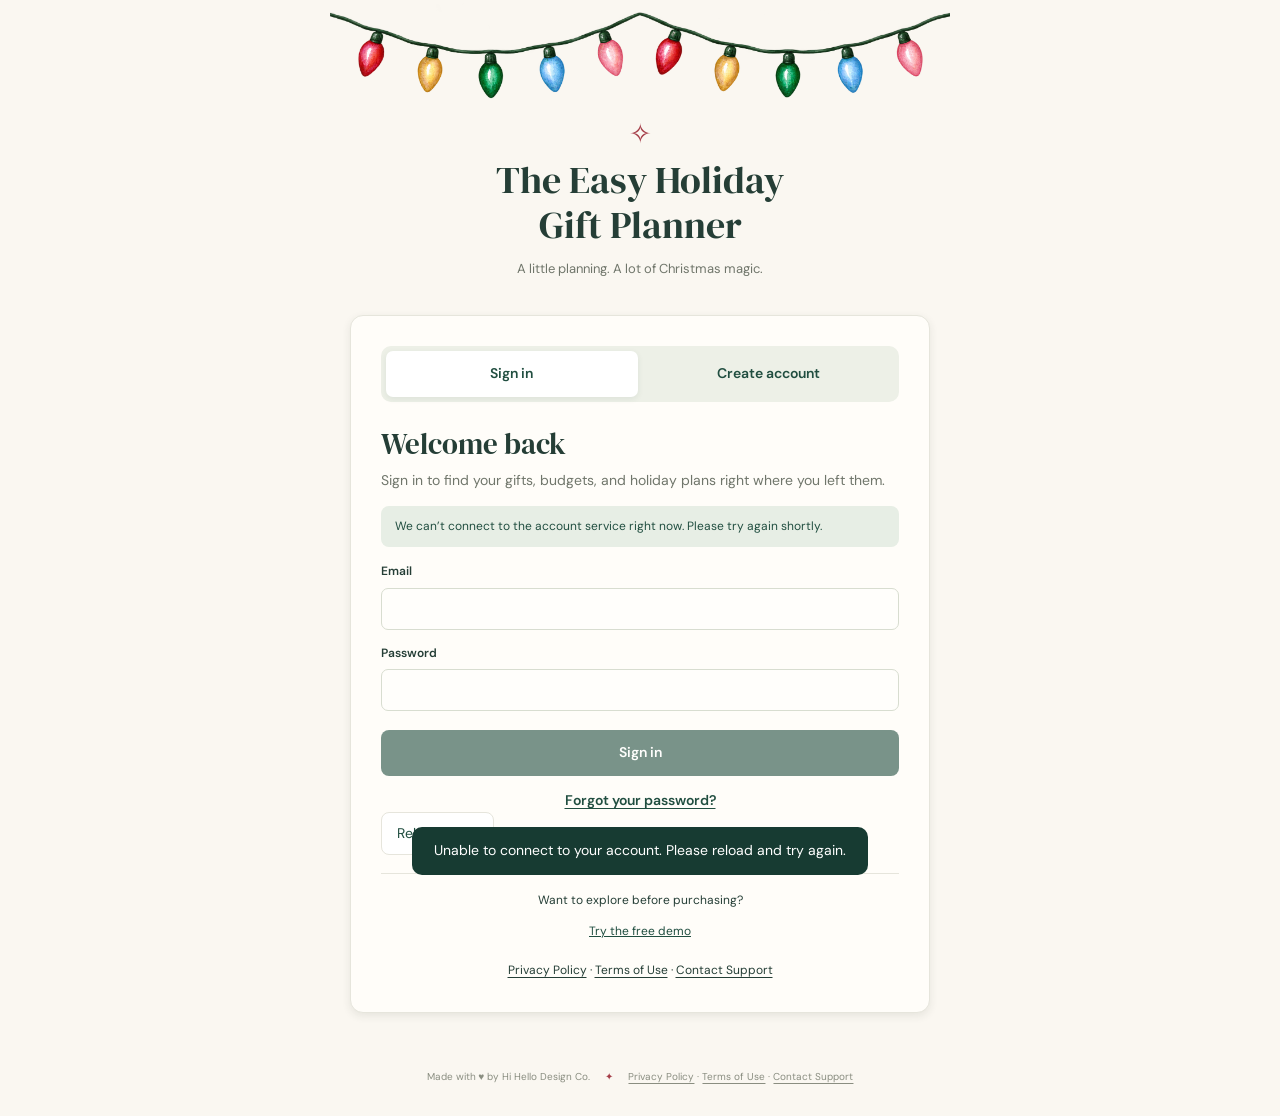
<file: index.html>
<!doctype html>
<html lang="en"><head><meta charset="utf-8"><meta name="viewport" content="width=device-width,initial-scale=1"><meta name="theme-color" content="#214e40"><meta name="description" content="A little planning. A lot of Christmas magic. Your gifts, holiday budget, and wrapping plans in one beautiful place."><title>The Easy Holiday Gift Planner</title><link rel="manifest" href="manifest.webmanifest"><link rel="apple-touch-icon" href="assets/pwa-icon-192.png"><meta name="apple-mobile-web-app-capable" content="yes"><meta name="apple-mobile-web-app-status-bar-style" content="default"><link rel="stylesheet" href="style.css"><script src="config.js"></script><script src="model.js"></script><script src="app.js" defer></script><script src="pwa-register.js?v=11" defer></script></head><body class="auth-locked">
<a class="skip" href="#main">Skip to content</a><aside id="sidebar"><a class="brand" href="#dashboard"><span class="brand-icon">✧</span><span class="brand-name">The Easy Holiday<br><b>Gift Planner</b></span></a><nav aria-label="Main navigation"><a href="#dashboard" data-page="dashboard"><img class="nav-icon" src="assets/dashboard-icon.png" alt="" aria-hidden="true"> Dashboard</a><a href="#gifts" data-page="gifts"><img class="nav-icon" src="assets/gift-log.png" alt="" aria-hidden="true"> Gift log <small id="gift-count"></small></a><a href="#setup" data-page="setup"><img class="nav-icon" src="assets/setup-icon.png" alt="" aria-hidden="true"> Setup & budget</a><a href="#account" data-page="account"><img class="nav-icon" src="assets/account-icon.png" alt="" aria-hidden="true"> Account & backups</a></nav><div class="sidebar-note"><span>✶</span><p>More thoughtful giving.<br>Less last-minute rushing.</p></div><div class="save-state" id="save-state" role="status">Opening your planner…</div><div class="side-bottom">Made for a little peace & joy.</div></aside>
<div class="shell"><header class="topbar"><div><span class="eyebrow">YOUR COZY CHRISTMAS COMPANION</span><span id="mode-pill" class="pill"></span></div><div class="topbar-actions"><button type="button" id="install-app-button" class="install-app-button" hidden><svg class="install-button-icon" xmlns="http://www.w3.org/2000/svg" width="17" height="17" viewBox="0 0 24 24" fill="none" stroke="currentColor" stroke-width="2" stroke-linecap="round" stroke-linejoin="round" aria-hidden="true" focusable="false"><path d="M12 3v12"/><path d="m7 10 5 5 5-5"/><path d="M5 17v3h14v-3"/></svg><span class="install-button-label">Install App</span></button><button class="primary" data-action="add">＋ Add a gift</button></div></header><main id="main" tabindex="-1"></main><footer>Made with ♥ by Hi Hello Design Co. <span>✦</span> <a href="#privacy" data-legal="privacy">Privacy Policy</a> · <a href="#terms" data-legal="terms">Terms of Use</a> · <a href="mailto:nichole@hihellodesign.com">Contact Support</a></footer></div>
<dialog id="install-help-dialog" aria-labelledby="install-help-title"><div class="modal-head"><div><span class="eyebrow">TAKE YOUR PLANNER WITH YOU</span><h2 id="install-help-title">Add to Home Screen</h2></div><button type="button" class="icon-button" id="install-help-close" aria-label="Close instructions">×</button></div><div id="install-help-content"></div><div class="modal-footer"><button type="button" class="primary" id="install-help-done">Got it!</button></div></dialog><dialog id="gift-dialog"><form id="gift-form"><div class="modal-head"><div><span class="eyebrow">SOMETHING JUST FOR THEM</span><h2 id="gift-title">Add a Gift</h2></div><button type="button" class="icon-button" data-close aria-label="Close gift form">×</button></div><input type="hidden" name="id"><div class="form-grid"><label>Recipient name<input name="recipient" required maxlength="100" placeholder="Who is it for?" autocomplete="off"></label><label>Category<select name="category" required></select></label><label class="wide">Gift<input name="name" required maxlength="200" placeholder="A thoughtful little something…"></label><label>Gift type<select name="type"><option value="gift">Present</option><option value="stocking">Stocking stuffer</option></select></label><label>Buy by (optional)<input type="date" name="buyBy"></label><label>Gift cost ($)<input type="number" name="cost" min="0" max="1000000" step="0.01" placeholder="Not priced yet"></label><label>Shipping cost ($)<input type="number" name="shipping" min="0" max="1000000" step="0.01" value="0"></label><label>Delivery option<select name="delivery"><option value="in-person">In-person</option><option value="shipped">Shipped</option></select></label><label>Gift status<select name="status"><option value="not wrapped">Not wrapped</option><option value="wrapped">Wrapped</option><option value="shipped">Shipped</option></select></label><label class="check-label wide"><input type="checkbox" name="purchased"> Purchased <span>Count this gift and its shipping cost in spending.</span></label><label class="wide">Recipient address<textarea name="address" rows="2" maxlength="1000" placeholder="Mailing address, if shipping"></textarea></label><label class="wide">Product or tracking link<input type="url" name="link" placeholder="https://example.com/item" pattern="https?://.+" title="Enter a complete http:// or https:// link" maxlength="2000"></label><label class="wide">Notes<textarea name="notes" rows="2" maxlength="2000" placeholder="Size, favorite color, hiding spot…"></textarea></label></div><p id="gift-error" role="alert" class="error"></p><div class="modal-footer"><button type="button" class="ghost" data-close>Cancel</button><button class="primary" type="submit">Save gift</button></div></form></dialog>
<dialog id="category-dialog"><form id="category-delete-form"><h2>Move gifts before deleting</h2><p id="category-delete-message"></p><label>Move these gifts to<select id="category-reassign" required></select></label><div class="modal-footer"><button type="button" class="ghost" data-close>Cancel</button><button type="submit" class="danger">Move gifts & delete category</button></div></form></dialog><dialog id="password-dialog"><form id="password-form"><h2>A fresh password</h2><label>New password<input type="password" name="password" autocomplete="new-password" minlength="8" required></label><p id="password-error" class="error" role="alert"></p><div class="modal-footer"><button class="primary" type="submit">Update password</button></div></form></dialog><div id="toast" role="status"></div><input type="file" id="restore-file" accept="application/json,.json" hidden>
</body></html>
</file>
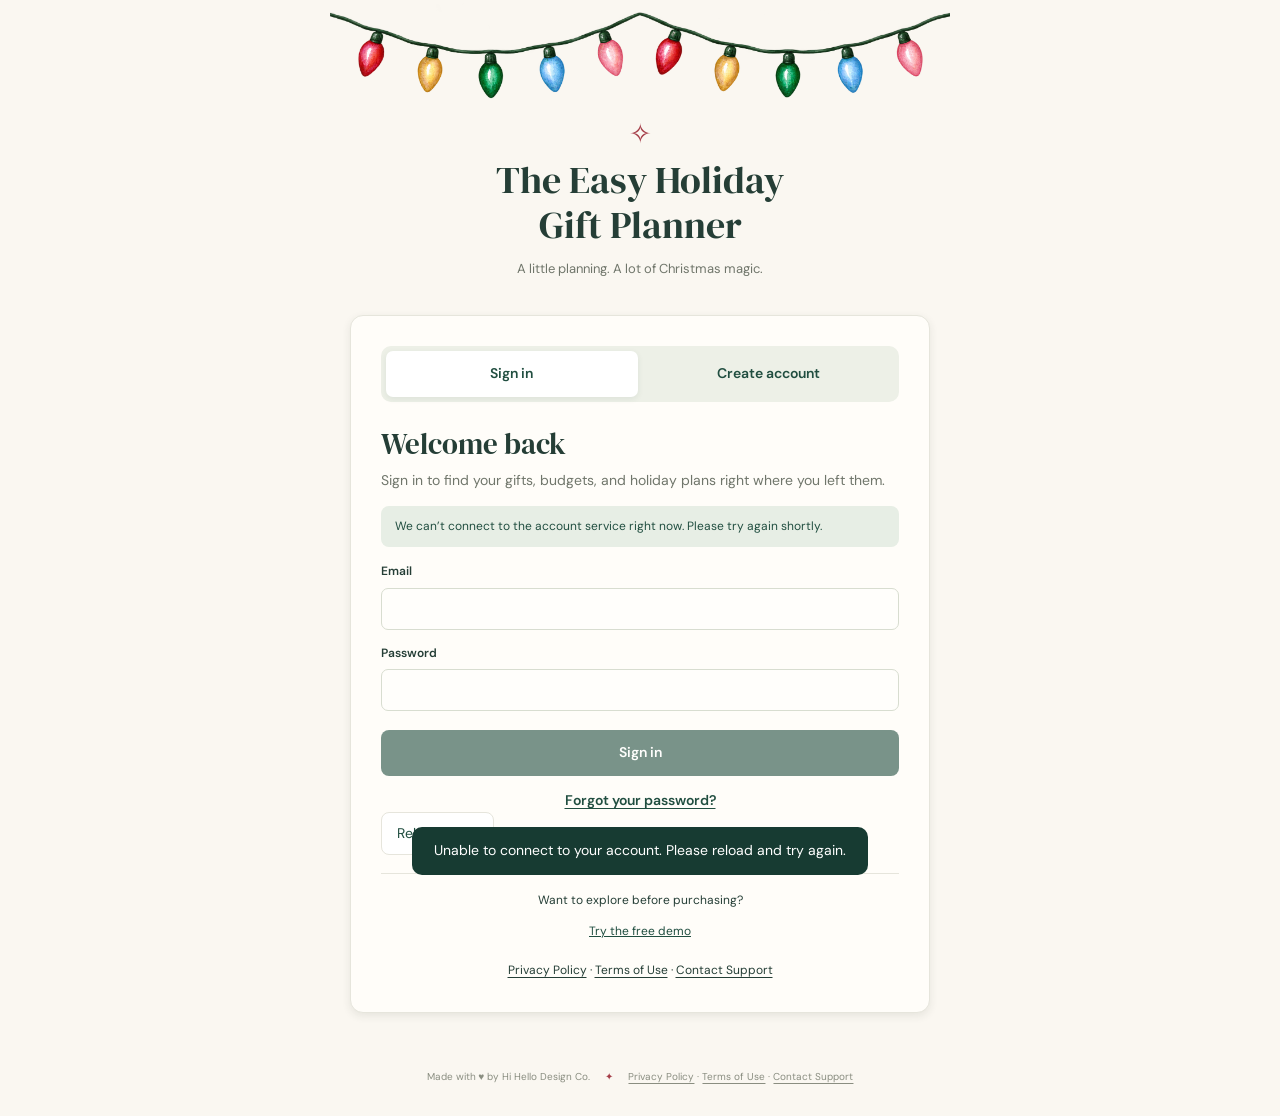
<file: public/index.html>
<!doctype html>
<html lang="en"><head><meta charset="utf-8"><meta name="viewport" content="width=device-width,initial-scale=1"><meta name="theme-color" content="#fff5ed"><meta name="description" content="A little planning. A lot of Christmas magic. Your gifts, holiday budget, and wrapping plans in one beautiful place."><title>The Easy Holiday Gift Planner</title><link rel="manifest" href="manifest.webmanifest"><link rel="apple-touch-icon" href="assets/pwa-icon-192.png"><meta name="apple-mobile-web-app-capable" content="yes"><meta name="apple-mobile-web-app-status-bar-style" content="default"><link rel="stylesheet" href="style.css"><script src="config.js"></script><script src="model.js"></script><script src="app.js" defer></script><script src="pwa-register.js?v=11" defer></script><link rel="apple-touch-startup-image" href="assets/startup/iphone-1170x2532.png" media="(device-width: 390px) and (device-height: 844px) and (-webkit-device-pixel-ratio: 3) and (orientation: portrait)"><link rel="apple-touch-startup-image" href="assets/startup/iphone-1290x2796.png" media="(device-width: 430px) and (device-height: 932px) and (-webkit-device-pixel-ratio: 3) and (orientation: portrait)"><link rel="apple-touch-startup-image" href="assets/startup/iphone-1206x2622.png" media="(device-width: 402px) and (device-height: 874px) and (-webkit-device-pixel-ratio: 3) and (orientation: portrait)"><link rel="apple-touch-startup-image" href="assets/startup/iphone-1125x2436.png" media="(device-width: 375px) and (device-height: 812px) and (-webkit-device-pixel-ratio: 3) and (orientation: portrait)"><link rel="apple-touch-startup-image" href="assets/startup/iphone-1242x2688.png" media="(device-width: 414px) and (device-height: 896px) and (-webkit-device-pixel-ratio: 3) and (orientation: portrait)"><link rel="apple-touch-startup-image" href="assets/startup/iphone-1179x2556.png" media="(device-width: 393px) and (device-height: 852px) and (-webkit-device-pixel-ratio: 3) and (orientation: portrait)"><link rel="apple-touch-startup-image" href="assets/startup/iphone-1320x2868.png" media="(device-width: 440px) and (device-height: 956px) and (-webkit-device-pixel-ratio: 3) and (orientation: portrait)"><link rel="apple-touch-startup-image" href="assets/startup/iphone-828x1792.png" media="(device-width: 414px) and (device-height: 896px) and (-webkit-device-pixel-ratio: 2) and (orientation: portrait)"><style id="startup-style">html{background:#fff5ed}#holiday-startup{display:none}@media(display-mode:standalone){#holiday-startup{position:fixed;inset:0;z-index:99999;background:#fff5ed;display:flex;flex-direction:column;align-items:center;justify-content:center;gap:16px;text-align:center;padding:24px;color:#214e40}#holiday-startup img{width:112px;height:112px;object-fit:contain}#holiday-startup strong{font:700 23px/1.3 system-ui,sans-serif}#holiday-startup span{font:italic 15px/1.5 Georgia,serif;color:#a45362}#holiday-startup.is-done{opacity:0;visibility:hidden;transition:opacity .3s,visibility .3s}#holiday-startup{animation:startup-failsafe .01s 2.5s forwards}@keyframes startup-failsafe{to{visibility:hidden;pointer-events:none}}}@media(prefers-reduced-motion:reduce){#holiday-startup.is-done{transition:none}}</style></head><body class="auth-locked"><div id="holiday-startup" aria-label="Opening Holiday Gift Planner"><img src="assets/pwa-icon-192.png" alt=""><strong>Holiday Gift Planner</strong><span>A little holiday magic is loading…</span></div><script src="startup.js" defer></script>
<a class="skip" href="#main">Skip to content</a><aside id="sidebar"><a class="brand" href="#dashboard"><span class="brand-icon">✧</span><span class="brand-name">The Easy Holiday<br><b>Gift Planner</b></span></a><nav aria-label="Main navigation"><a href="#dashboard" data-page="dashboard"><img class="nav-icon" src="assets/dashboard-icon.png" alt="" aria-hidden="true"> Dashboard</a><a href="#gifts" data-page="gifts"><img class="nav-icon" src="assets/gift-log.png" alt="" aria-hidden="true"> Gift log <small id="gift-count"></small></a><a href="#setup" data-page="setup"><img class="nav-icon" src="assets/setup-icon.png" alt="" aria-hidden="true"> Setup & budget</a><a href="#account" data-page="account"><img class="nav-icon" src="assets/account-icon.png" alt="" aria-hidden="true"> Account & backups</a></nav><div class="sidebar-note"><span>✶</span><p>More thoughtful giving.<br>Less last-minute rushing.</p></div><div class="save-state" id="save-state" role="status">Opening your planner…</div><div class="side-bottom">Made for a little peace & joy.</div></aside>
<div class="shell"><header class="topbar"><div><span class="eyebrow">YOUR COZY CHRISTMAS COMPANION</span><span id="mode-pill" class="pill"></span></div><div class="topbar-actions"><button type="button" id="install-app-button" class="install-app-button" hidden><svg class="install-button-icon" xmlns="http://www.w3.org/2000/svg" width="17" height="17" viewBox="0 0 24 24" fill="none" stroke="currentColor" stroke-width="2" stroke-linecap="round" stroke-linejoin="round" aria-hidden="true" focusable="false"><path d="M12 3v12"/><path d="m7 10 5 5 5-5"/><path d="M5 17v3h14v-3"/></svg><span class="install-button-label">Install App</span></button><button class="primary" data-action="add">＋ Add a gift</button></div></header><main id="main" tabindex="-1"></main><footer>Made with ♥ by Hi Hello Design Co. <span>✦</span> <a href="#privacy" data-legal="privacy">Privacy Policy</a> · <a href="#terms" data-legal="terms">Terms of Use</a> · <a href="mailto:nichole@hihellodesign.com">Contact Support</a></footer></div>
<dialog id="install-help-dialog" aria-labelledby="install-help-title"><div class="modal-head"><div><span class="eyebrow">TAKE YOUR PLANNER WITH YOU</span><h2 id="install-help-title">Add to Home Screen</h2></div><button type="button" class="icon-button" id="install-help-close" aria-label="Close instructions">×</button></div><div id="install-help-content"></div><div class="modal-footer"><button type="button" class="primary" id="install-help-done">Got it!</button></div></dialog><dialog id="gift-dialog"><form id="gift-form"><div class="modal-head"><div><span class="eyebrow">SOMETHING JUST FOR THEM</span><h2 id="gift-title">Add a Gift</h2></div><button type="button" class="icon-button" data-close aria-label="Close gift form">×</button></div><input type="hidden" name="id"><div class="form-grid"><label>Recipient name<input name="recipient" required maxlength="100" placeholder="Who is it for?" autocomplete="off"></label><label>Category<select name="category" required></select></label><label class="wide">Gift<input name="name" required maxlength="200" placeholder="A thoughtful little something…"></label><label>Gift type<select name="type"><option value="gift">Present</option><option value="stocking">Stocking stuffer</option></select></label><label>Buy by (optional)<input type="date" name="buyBy"></label><label>Gift cost ($)<input type="number" name="cost" min="0" max="1000000" step="0.01" placeholder="Not priced yet"></label><label>Shipping cost ($)<input type="number" name="shipping" min="0" max="1000000" step="0.01" value="0"></label><label>Delivery option<select name="delivery"><option value="in-person">In-person</option><option value="shipped">Shipped</option></select></label><label>Gift status<select name="status"><option value="not wrapped">Not wrapped</option><option value="wrapped">Wrapped</option><option value="shipped">Shipped</option></select></label><label class="check-label wide"><input type="checkbox" name="purchased"> Purchased <span>Count this gift and its shipping cost in spending.</span></label><label class="wide">Recipient address<textarea name="address" rows="2" maxlength="1000" placeholder="Mailing address, if shipping"></textarea></label><label class="wide">Product or tracking link<input type="url" name="link" placeholder="https://example.com/item" pattern="https?://.+" title="Enter a complete http:// or https:// link" maxlength="2000"></label><label class="wide">Notes<textarea name="notes" rows="2" maxlength="2000" placeholder="Size, favorite color, hiding spot…"></textarea></label></div><p id="gift-error" role="alert" class="error"></p><div class="modal-footer"><button type="button" class="ghost" data-close>Cancel</button><button class="primary" type="submit">Save gift</button></div></form></dialog>
<dialog id="category-dialog"><form id="category-delete-form"><h2>Move gifts before deleting</h2><p id="category-delete-message"></p><label>Move these gifts to<select id="category-reassign" required></select></label><div class="modal-footer"><button type="button" class="ghost" data-close>Cancel</button><button type="submit" class="danger">Move gifts & delete category</button></div></form></dialog><dialog id="password-dialog"><form id="password-form"><h2>A fresh password</h2><label>New password<input type="password" name="password" autocomplete="new-password" minlength="8" required></label><p id="password-error" class="error" role="alert"></p><div class="modal-footer"><button class="primary" type="submit">Update password</button></div></form></dialog><div id="toast" role="status"></div><input type="file" id="restore-file" accept="application/json,.json" hidden>
</body></html>
</file>
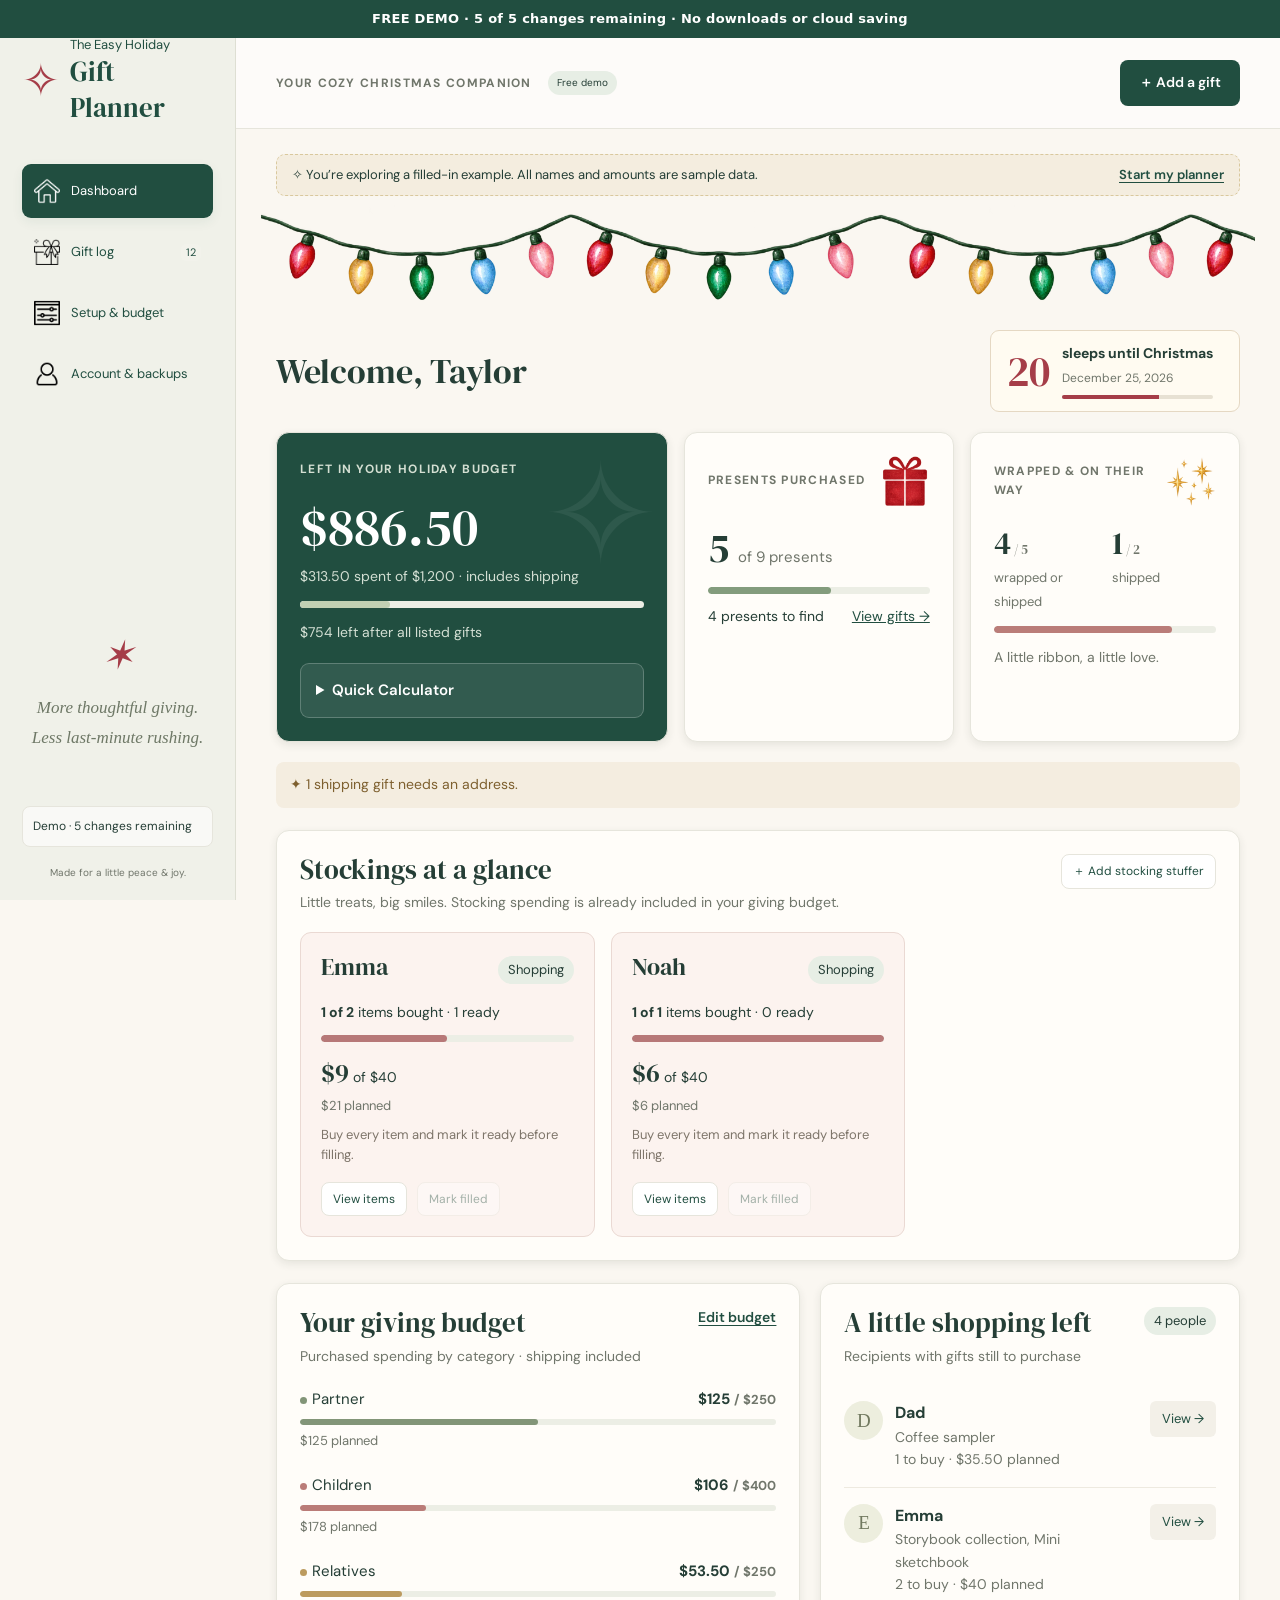
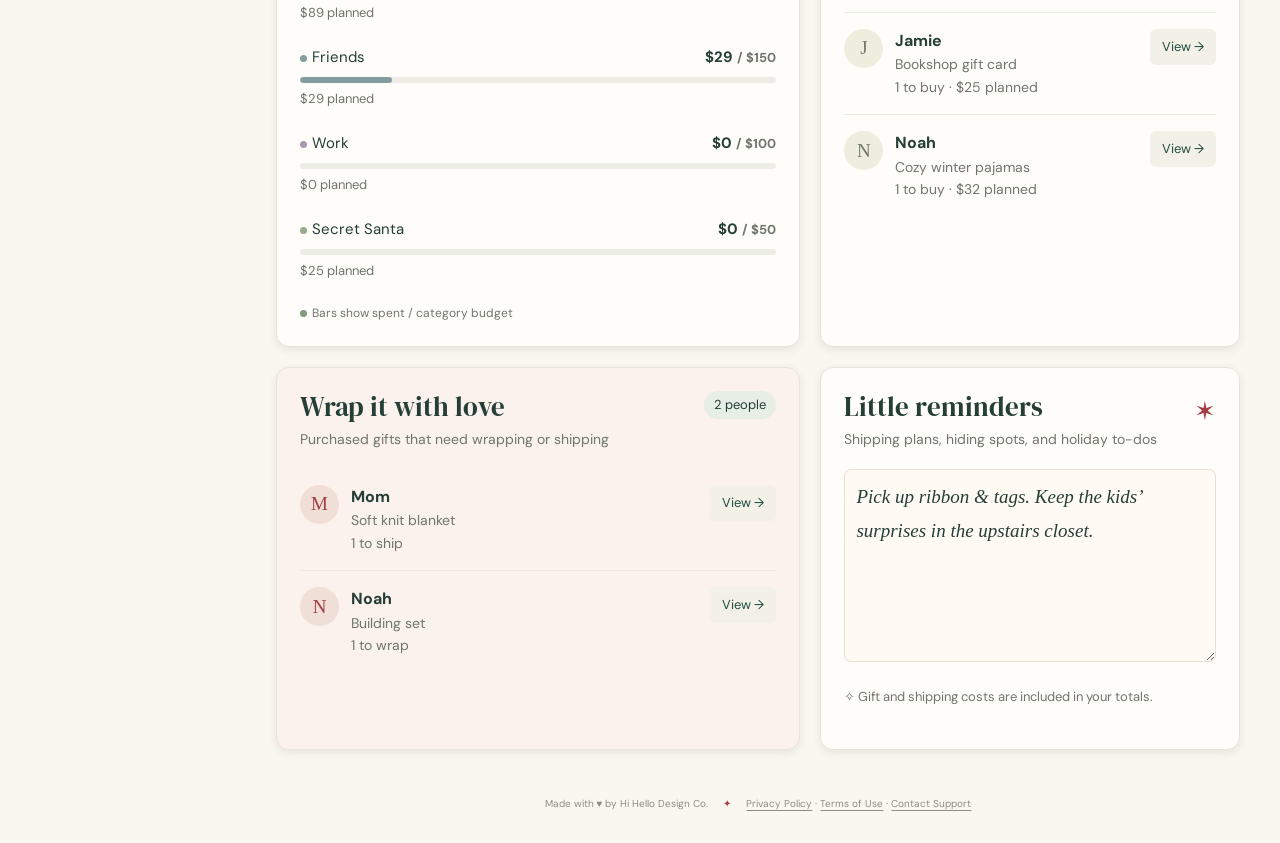
<file: public/demo/index.html>
<!doctype html>
<html lang="en"><head><meta charset="utf-8"><meta name="viewport" content="width=device-width,initial-scale=1"><meta name="theme-color" content="#214e40"><meta name="description" content="A little planning. A lot of Christmas magic. Your gifts, holiday budget, and wrapping plans in one beautiful place."><title>The Easy Holiday Gift Planner</title><link rel="manifest" href="../manifest.webmanifest"><link rel="apple-touch-icon" href="assets/pwa-icon-192.png"><meta name="apple-mobile-web-app-capable" content="yes"><meta name="apple-mobile-web-app-status-bar-style" content="default"><link rel="stylesheet" href="style.css"><script src="config.js"></script><script src="model.js"></script><script src="app.js" defer></script></head><body class="auth-locked">
<a class="skip" href="#main">Skip to content</a><aside id="sidebar"><a class="brand" href="#dashboard"><span class="brand-icon">✧</span><span class="brand-name">The Easy Holiday<br><b>Gift Planner</b></span></a><nav aria-label="Main navigation"><a href="#dashboard" data-page="dashboard"><img class="nav-icon" src="assets/dashboard-icon.png" alt="" aria-hidden="true"> Dashboard</a><a href="#gifts" data-page="gifts"><img class="nav-icon" src="assets/gift-log.png" alt="" aria-hidden="true"> Gift log <small id="gift-count"></small></a><a href="#setup" data-page="setup"><img class="nav-icon" src="assets/setup-icon.png" alt="" aria-hidden="true"> Setup & budget</a><a href="#account" data-page="account"><img class="nav-icon" src="assets/account-icon.png" alt="" aria-hidden="true"> Account & backups</a></nav><div class="sidebar-note"><span>✶</span><p>More thoughtful giving.<br>Less last-minute rushing.</p></div><div class="save-state" id="save-state" role="status">Opening your planner…</div><div class="side-bottom">Made for a little peace & joy.</div></aside>
<div class="shell"><header class="topbar"><div><span class="eyebrow">YOUR COZY CHRISTMAS COMPANION</span><span id="mode-pill" class="pill"></span></div><div class="topbar-actions"><button type="button" id="install-app-button" class="install-app-button" hidden><svg class="install-button-icon" xmlns="http://www.w3.org/2000/svg" width="17" height="17" viewBox="0 0 24 24" fill="none" stroke="currentColor" stroke-width="2" stroke-linecap="round" stroke-linejoin="round" aria-hidden="true" focusable="false"><path d="M12 3v12"/><path d="m7 10 5 5 5-5"/><path d="M5 17v3h14v-3"/></svg><span class="install-button-label">Install App</span></button><button class="primary" data-action="add">＋ Add a gift</button></div></header><main id="main" tabindex="-1"></main><footer>Made with ♥ by Hi Hello Design Co. <span>✦</span> <a href="#privacy" data-legal="privacy">Privacy Policy</a> · <a href="#terms" data-legal="terms">Terms of Use</a> · <a href="mailto:nichole@hihellodesign.com">Contact Support</a></footer></div>
<dialog id="install-help-dialog" aria-labelledby="install-help-title"><div class="modal-head"><div><span class="eyebrow">TAKE YOUR PLANNER WITH YOU</span><h2 id="install-help-title">Add to Home Screen</h2></div><button type="button" class="icon-button" id="install-help-close" aria-label="Close instructions">×</button></div><div id="install-help-content"></div><div class="modal-footer"><button type="button" class="primary" id="install-help-done">Got it!</button></div></dialog><dialog id="gift-dialog"><form id="gift-form"><div class="modal-head"><div><span class="eyebrow">SOMETHING JUST FOR THEM</span><h2 id="gift-title">Add a Gift</h2></div><button type="button" class="icon-button" data-close aria-label="Close gift form">×</button></div><input type="hidden" name="id"><div class="form-grid"><label>Recipient name<input name="recipient" required maxlength="100" placeholder="Who is it for?" autocomplete="off"></label><label>Category<select name="category" required></select></label><label class="wide">Gift<input name="name" required maxlength="200" placeholder="A thoughtful little something…"></label><label>Gift type<select name="type"><option value="gift">Present</option><option value="stocking">Stocking stuffer</option></select></label><label>Buy by (optional)<input type="date" name="buyBy"></label><label>Gift cost ($)<input type="number" name="cost" min="0" max="1000000" step="0.01" placeholder="Not priced yet"></label><label>Shipping cost ($)<input type="number" name="shipping" min="0" max="1000000" step="0.01" value="0"></label><label>Delivery option<select name="delivery"><option value="in-person">In-person</option><option value="shipped">Shipped</option></select></label><label>Gift status<select name="status"><option value="not wrapped">Not wrapped</option><option value="wrapped">Wrapped</option><option value="shipped">Shipped</option></select></label><label class="check-label wide"><input type="checkbox" name="purchased"> Purchased <span>Count this gift and its shipping cost in spending.</span></label><label class="wide">Recipient address<textarea name="address" rows="2" maxlength="1000" placeholder="Mailing address, if shipping"></textarea></label><label class="wide">Product or tracking link<input type="url" name="link" placeholder="https://example.com/item" pattern="https?://.+" title="Enter a complete http:// or https:// link" maxlength="2000"></label><label class="wide">Notes<textarea name="notes" rows="2" maxlength="2000" placeholder="Size, favorite color, hiding spot…"></textarea></label></div><p id="gift-error" role="alert" class="error"></p><div class="modal-footer"><button type="button" class="ghost" data-close>Cancel</button><button class="primary" type="submit">Save gift</button></div></form></dialog>
<dialog id="category-dialog"><form id="category-delete-form"><h2>Move gifts before deleting</h2><p id="category-delete-message"></p><label>Move these gifts to<select id="category-reassign" required></select></label><div class="modal-footer"><button type="button" class="ghost" data-close>Cancel</button><button type="submit" class="danger">Move gifts & delete category</button></div></form></dialog><dialog id="password-dialog"><form id="password-form"><h2>A fresh password</h2><label>New password<input type="password" name="password" autocomplete="new-password" minlength="8" required></label><p id="password-error" class="error" role="alert"></p><div class="modal-footer"><button class="primary" type="submit">Update password</button></div></form></dialog><div id="toast" role="status"></div><input type="file" id="restore-file" accept="application/json,.json" hidden>
</body></html>
</file>
<file: style.css>
@import url('https://fonts.googleapis.com/css2?family=DM+Sans:wght@400;500;600;700&family=DM+Serif+Display:ital@0;1&family=Sacramento&display=swap');
:root{--green:#214e40;--deep:#173b32;--red:#a53d48;--sage:#e7eee5;--cream:#faf7f1;--ink:#253e36;--muted:#70766b;--border:#e6e5dc;--blush:#f5e8e5;--gold:#ad7b30}*{box-sizing:border-box}body{margin:0;background:var(--cream);color:var(--ink);font:14px/1.55 'DM Sans',sans-serif}button,input,select,textarea{font:inherit}button,a,input,select,textarea{touch-action:manipulation}button{cursor:pointer}a{color:var(--green)}button:disabled{opacity:.6;cursor:wait}button:focus-visible,a:focus-visible,input:focus-visible,select:focus-visible,textarea:focus-visible{outline:3px solid #ae7d38;outline-offset:3px}h1,h2,h3,p{margin-top:0}h1,h2,h3{font-family:'DM Serif Display',Georgia,serif;font-weight:400;line-height:1.2}h1{font-size:40px;margin-bottom:10px}h2{font-size:25px;margin-bottom:8px}h3{font-size:20px;margin-bottom:5px}small,.muted{color:var(--muted)}.eyebrow,.side-label{font-size:10px;letter-spacing:1.8px;font-weight:700}.eyebrow{color:var(--muted)}#sidebar{position:fixed;inset:0 auto 0 0;width:236px;padding:36px 22px 20px;background:#f0f1e9;border-right:1px solid #dedfd3;display:flex;flex-direction:column;z-index:10}.brand{text-decoration:none;display:flex;align-items:center;gap:10px;line-height:1.2;font-size:14px}.brand b{font-family:'DM Serif Display',Georgia,serif;font-size:28px;font-weight:400}.brand-icon{font-size:45px;color:var(--red)}.side-label{color:#899080;margin:46px 12px 14px;font-size:9px}nav{display:grid;gap:7px}nav a{display:flex;align-items:center;gap:12px;padding:13px 14px;border-radius:9px;text-decoration:none;font-size:13px}nav a.active{background:var(--green);color:#fff;box-shadow:0 4px 12px #214e4012}nav a span{font-size:20px;line-height:1}nav small{margin-left:auto;color:inherit;background:#ffffff20;border-radius:5px;padding:0 5px}.sidebar-note{margin:auto 8px 35px;text-align:center;color:#6e7866;font:italic 17px Georgia,serif}.sidebar-note>span{color:var(--red);font-size:40px;display:block;margin-bottom:14px}.sidebar-note p{line-height:1.8}.save-state{padding:10px;background:#fff9;border:1px solid var(--border);border-radius:8px;font-size:11px}.side-bottom{text-align:center;font-size:10px;color:var(--muted);margin-top:18px}.shell{margin-left:236px;max-width:1800px}.topbar{display:flex;align-items:center;justify-content:space-between;padding:22px 40px;border-bottom:1px solid var(--border);background:#fff9;gap:12px}.topbar>div{display:flex;gap:16px;align-items:center}.pill{font-size:10px;padding:4px 9px;border-radius:20px;background:var(--sage);white-space:nowrap}button.primary,.primary{border:0;background:var(--green);color:white;padding:12px 19px;border-radius:8px;font-weight:600}.primary:hover{background:var(--deep)}button.ghost{background:white;border:1px solid var(--border);border-radius:8px;padding:10px 15px;color:var(--green)}button.danger{background:var(--red);color:white;border:0;border-radius:8px;padding:10px 15px}.icon-button{border:0;background:transparent;font-size:24px;color:var(--muted);padding:2px 8px}.small-button{font-size:12px;padding:7px 11px!important}.link-button{padding:0;border:0;background:transparent;color:var(--green);font-weight:600;text-decoration:underline;text-underline-offset:3px}main{padding:25px 40px 15px;min-height:80vh}.hero{height:215px;position:relative;display:flex;align-items:center;justify-content:center;text-align:center;border-bottom:1px solid #d8dece;margin:-6px -15px 25px;overflow:hidden}.hero img{position:absolute;inset:0;width:100%;height:100%;object-fit:fill;pointer-events:none}.hero-copy{position:relative;background:#faf7f1d9;padding:8px 20px;border-radius:80px;max-width:60%}.hero h1{font-family:Sacramento,cursive;font-size:57px;margin:0;color:#8f303d;line-height:1.15}.hero p{font-size:12px;margin:5px 0}.welcome{display:flex;justify-content:space-between;align-items:center;margin-bottom:20px;gap:16px}.welcome h2{margin:0}.welcome p{font-size:12px;margin:5px 0 0}.countdown{border:1px solid #e5d8c3;border-radius:9px;padding:9px 14px;display:flex;gap:12px;align-items:center;background:#fffbf1;min-width:215px}.countdown .number{font:36px 'DM Serif Display',serif;color:var(--red);line-height:1}.countdown small{font-size:10px}.countdown b{display:block;font-size:11px}.countdown-progress{height:4px;background:#e7e1d3;margin-top:5px;border-radius:3px;overflow:hidden}.countdown-progress span{display:block;height:100%;background:var(--red)}.stats{display:grid;grid-template-columns:1.45fr 1fr 1fr;gap:16px;margin-bottom:20px}.card{background:#fffdf9;border:1px solid var(--border);border-radius:13px;padding:23px;box-shadow:0 3px 8px #273a2718}.budget-card{background:var(--green);color:#fff;position:relative;overflow:hidden}.budget-card .eyebrow{color:#d4dfd2}.budget-card .value{font:47px 'DM Serif Display',serif;margin:11px 0 2px}.budget-card small{color:#d3dfd3;font-size:11px}.budget-card:after{content:'✧';font:140px Georgia;color:#ffffff10;position:absolute;right:8px;top:0}.budget-card.over{background:#8e3945}.stat-top{display:flex;justify-content:space-between;align-items:center;margin-bottom:15px}.stat-icon{color:var(--red);font-size:26px}.stat-num{font:34px 'DM Serif Display',serif}.stat-num small{font:13px 'DM Sans',sans-serif}.progress{height:7px;border-radius:20px;overflow:hidden;background:#eceee5;margin:12px 0}.progress>span{display:block;height:100%;background:#839c7d;border-radius:20px}.stat-split{display:flex;justify-content:space-between;gap:8px;font-size:11px}.ready-numbers{display:flex;gap:30px}.ready-numbers b{font:27px 'DM Serif Display',serif;display:block}.ready-numbers small{font-size:10px}.grid{display:grid;grid-template-columns:1.25fr 1fr;gap:20px}.section-head{display:flex;align-items:center;justify-content:space-between;gap:10px;margin-bottom:18px}.section-head p{margin:5px 0 0;font-size:11px;color:var(--muted)}.section-head h2{font-size:23px;margin:0}.badge{background:var(--sage);border-radius:20px;padding:4px 10px;font-size:11px;white-space:nowrap}.budget-line{margin:17px 0}.budget-line>div{display:flex;justify-content:space-between;gap:8px;font-size:12px}.budget-line .progress{margin:8px 0 3px;height:6px}.budget-line small{font-size:10px}.over-text{color:#a43543!important}.legend{display:flex;gap:20px;font-size:10px;color:var(--muted)}.dot{display:inline-block;width:7px;height:7px;border-radius:50%;background:#839c7d;margin-right:5px}.callout{border-radius:8px;background:#f4ede0;color:#7e602f;padding:11px 14px;font-size:12px;margin:15px 0;overflow-wrap:anywhere}.callout.error{background:#f7e7e6;color:#993644}.callout.info{background:var(--sage);color:var(--green)}.recipient-row{display:flex;align-items:center;gap:12px;padding:13px 0;border-bottom:1px solid #eeeae0}.recipient-row:last-child{border-bottom:0}.avatar{width:33px;height:33px;border-radius:50%;background:#edeede;display:grid;place-items:center;color:#71795f;font-family:Georgia;font-size:16px;flex-shrink:0}.recipient-info{flex:1;min-width:0}.recipient-info b{display:block;font-size:12px}.recipient-info small{display:block;font-size:10px;overflow-wrap:anywhere}.recipient-row button{background:#f3f0e8;border:0;color:var(--green);font-size:10px;padding:7px 10px;border-radius:6px}.task-card{background:#fbf1ed}.task-card .avatar{background:#efdfd6;color:var(--red)}.empty{text-align:center;padding:28px 10px;color:var(--muted);font-size:12px}.empty>span{display:block;font-size:30px;color:#8aa286;margin-bottom:8px}.full{grid-column:1/-1}.info-strip{display:flex;gap:12px;margin:18px 0;align-items:center;color:var(--muted);font-size:11px}.page-heading{display:flex;justify-content:space-between;align-items:center;margin:15px 0 28px}.page-heading p{color:var(--muted);margin:6px 0}.page-heading h1{font-size:35px;margin:0}.toolbar{display:flex;gap:10px;align-items:center;flex-wrap:wrap;margin-bottom:20px}.toolbar input{flex:1;min-width:160px}.toolbar select{width:auto}.table-wrap{overflow:auto;border:1px solid var(--border);border-radius:10px}table{width:100%;border-collapse:collapse;font-size:12px;background:#fffdf9}th{text-align:left;padding:13px 12px;background:#e8ede3;color:var(--green);white-space:nowrap;font-size:10px;letter-spacing:.5px;text-transform:uppercase}td{padding:14px 12px;border-top:1px solid #eeeae2;vertical-align:middle}td:nth-child(3){min-width:150px}td .sub{display:block;font-size:10px;color:var(--muted)}td select{font-size:11px;padding:6px;min-width:100px;width:auto;background:#f1f3ea}td input[type=checkbox]{width:19px;height:19px}td .recipient{font-weight:600}td:last-child{white-space:nowrap}.gift-name{display:block;font-weight:500}.cell-note{max-width:180px;display:block;overflow-wrap:anywhere;font-size:11px}input,select,textarea{border:1px solid #d8ddd0;background:#fffefb;border-radius:7px;color:var(--ink);padding:10px 11px;width:100%;min-height:42px}textarea{resize:vertical}input[type=checkbox]{width:17px;min-height:auto;height:17px;accent-color:var(--green);cursor:pointer}label{display:block;font-size:12px;font-weight:600}label input,label select,label textarea{margin-top:7px;font-weight:400}.setup-grid{display:grid;grid-template-columns:1fr 1.5fr;gap:22px}.form-grid{display:grid;grid-template-columns:1fr 1fr;gap:17px}.wide{grid-column:1/-1}.stack{display:grid;gap:20px}.category-row{display:grid;grid-template-columns:1fr 115px 35px;gap:8px;margin:12px 0;align-items:end}.category-row input{min-width:0}.category-row button{align-self:center;margin-top:18px}.allocation{padding:15px;background:var(--sage);border-radius:8px;margin:20px 0;font-size:12px}.allocation.warn{background:#f8ecdf;color:#88612e}.actions{display:flex;gap:10px;flex-wrap:wrap}.settings-card{max-width:760px;margin-bottom:22px}.account-label{display:block;word-break:break-all}footer{padding:30px 40px;font-size:10px;color:#8a8e81;text-align:center}footer span{margin:0 12px;color:var(--red)}dialog{border:0;border-radius:16px;background:var(--cream);color:var(--ink);padding:28px;width:min(680px,94vw);max-height:90dvh;box-shadow:0 24px 90px #10291d44}dialog::backdrop{background:#183b3266;backdrop-filter:blur(4px)}.modal-head{display:flex;align-items:center;justify-content:space-between;margin-bottom:20px}.modal-head h2{margin:5px 0;font-size:30px}.modal-footer{display:flex;justify-content:flex-end;gap:10px;margin-top:22px}.check-label{display:flex;align-items:center;gap:9px;padding:9px;background:var(--sage);border-radius:8px}.check-label input{margin:0}.check-label span{font-size:10px;font-weight:400}.error{color:var(--red)}#toast{position:fixed;bottom:25px;left:50%;transform:translate(-50%,20px);opacity:0;pointer-events:none;transition:.2s;background:var(--deep);color:white;padding:13px 22px;border-radius:10px;z-index:30;max-width:90vw}#toast.show{opacity:1;transform:translate(-50%,0)}.skip{position:fixed;top:-100px;left:10px;z-index:100;background:white;padding:10px}.skip:focus{top:10px}.sample-banner{background:#f4eddf;border:1px dashed #d9c89d;padding:10px 15px;border-radius:9px;font-size:11px;display:flex;align-items:center;justify-content:space-between;gap:14px;margin-bottom:20px}.auth-form{display:grid;gap:14px;max-width:420px}.notes-field{font:italic 16px/1.8 Georgia,serif;background:#fffaf4;border-color:#e9ded0}.list-scroll{max-height:365px;overflow:auto}.pill-status{font-size:10px;padding:4px 8px;background:var(--sage);border-radius:12px}.quick-filters{display:flex;gap:6px;flex-wrap:wrap}.quick-filters button{background:white;border:1px solid var(--border);border-radius:20px;padding:6px 12px;font-size:11px;color:var(--ink)}.quick-filters button.selected{background:var(--green);color:white}.link-cell{white-space:nowrap}.mobile-label{display:none}
@media(min-width:1500px){main{padding:30px 60px}.hero{height:250px}.hero h1{font-size:65px}.card{padding:27px}.grid{gap:24px}}
@media(max-width:1150px){#sidebar{width:200px;padding:30px 14px}.shell{margin-left:200px}.brand b{font-size:24px}main{padding:20px 23px}.topbar{padding:18px 23px}.topbar .eyebrow{display:none}.hero h1{font-size:46px}.hero-copy{max-width:62%}.hero{height:180px}.stats{gap:12px}.card{padding:18px}.budget-card .value{font-size:39px}.grid{grid-template-columns:1fr 1fr}.stat-num{font-size:29px}.setup-grid{grid-template-columns:1fr}}
@media(max-width:760px){#sidebar{position:sticky;top:0;width:100%;height:auto;padding:8px 14px;border-right:0;border-bottom:1px solid var(--border);display:block}.brand{display:none}.side-label,.sidebar-note,.side-bottom,.save-state{display:none}nav{display:flex;justify-content:space-around;gap:3px}nav a{padding:9px 8px;font-size:10px;border-radius:7px;display:flex;flex-direction:column;gap:5px;flex:1;text-align:center;line-height:1.2}nav a span{font-size:19px}nav small{display:none}.shell{margin:0}.topbar{padding:12px 18px}.topbar .primary{padding:9px 12px;font-size:12px}main{padding:16px}.hero{height:150px;margin:-4px -5px 18px}.hero h1{font-size:34px}.hero-copy{max-width:65%;padding:8px 10px}.hero p{font-size:9px}.hero img{object-fit:cover}.welcome{align-items:flex-start}.welcome h2{font-size:23px}.welcome p{font-size:10px}.countdown{min-width:140px;padding:8px;gap:8px}.countdown .number{font-size:29px}.countdown b{font-size:9px}.countdown small{font-size:9px}.stats{grid-template-columns:1fr 1fr;gap:12px}.budget-card{grid-column:1/-1}.budget-card .value{font-size:48px}.stat-top{margin-bottom:9px}.stat-top .eyebrow{font-size:9px;letter-spacing:1px}.stat-num{font-size:30px}.ready-numbers{gap:17px}.grid{grid-template-columns:1fr;gap:16px}.card{padding:19px}.section-head h2{font-size:23px}.page-heading h1{font-size:30px}.page-heading{margin:8px 0 20px}.page-heading p{font-size:12px}.sample-banner{align-items:flex-start;font-size:10px}.setup-grid{gap:16px}.category-row{grid-template-columns:1fr 95px 30px}.form-grid{gap:12px}.check-label{flex-wrap:wrap}.check-label span{width:100%;padding-left:25px}dialog{padding:22px 18px}.toolbar>select{flex:1;width:100%}.toolbar input{width:100%;flex-basis:100%}table,tbody{display:block}thead{display:none}tr{display:grid;grid-template-columns:1fr 1fr;border:1px solid var(--border);border-radius:12px;margin-bottom:14px;background:#fffdf9;overflow:hidden}td{display:block;border:0;padding:9px 13px;min-width:0!important}td:before{content:attr(data-label);display:block;font-size:9px;text-transform:uppercase;letter-spacing:.8px;color:var(--muted);margin-bottom:4px}td:nth-child(1),td:nth-child(3){grid-column:1/-1}.table-wrap{border:0;border-radius:0;overflow:visible}table{background:transparent}td:nth-child(1){background:var(--sage)}td:nth-child(3){font-size:16px}td:last-child{grid-column:1/-1;text-align:right;background:#f8f5ed}.cell-note{max-width:none}.list-scroll{max-height:330px}footer{padding:22px 15px;font-size:9px}.info-strip{font-size:10px}.form-grid .wide{grid-column:1/-1}.form-grid>label{min-width:0}}
@media(prefers-reduced-motion:reduce){*{transition:none!important;scroll-behavior:auto!important}}

/* Custom artwork and readable desktop dashboard typography. */
.nav-icon{display:block;width:26px;height:26px;object-fit:contain;flex-shrink:0}
nav a.active .nav-icon{filter:brightness(0) invert(1)}
.dashboard-icon{display:block;width:50px;height:50px;object-fit:contain;flex-shrink:0}
.stat-top{gap:12px}.stats>.card{min-width:0}.stat-top .eyebrow{min-width:0}
@media(min-width:1000px){
 nav a{font-size:15px;padding:14px 12px;gap:11px}
 body[data-page="dashboard"] main{font-size:16px}
 body[data-page="dashboard"] .eyebrow{font-size:12px;letter-spacing:1.3px}
 body[data-page="dashboard"] .hero p{font-size:15px}
 body[data-page="dashboard"] .welcome h2{font-size:30px}
 body[data-page="dashboard"] .welcome p{font-size:14px}
 body[data-page="dashboard"] .countdown{min-width:250px;padding:12px 16px}
 body[data-page="dashboard"] .countdown .number{font-size:42px}
 body[data-page="dashboard"] .countdown b{font-size:14px}
 body[data-page="dashboard"] .countdown small{font-size:12px}
 body[data-page="dashboard"] .stats{grid-template-columns:minmax(0,1.45fr) minmax(0,1fr) minmax(0,1fr)}
 body[data-page="dashboard"] .budget-card .value{font-size:52px}
 body[data-page="dashboard"] .budget-card small{font-size:14px;line-height:1.6}
 body[data-page="dashboard"] .stat-num{font-size:40px}
 body[data-page="dashboard"] .stat-num small{font-size:15px}
 body[data-page="dashboard"] .stats>.card>small{font-size:14px;line-height:1.5}
 body[data-page="dashboard"] .stat-split{font-size:14px;flex-wrap:wrap}
 body[data-page="dashboard"] .ready-numbers{gap:15px}
 body[data-page="dashboard"] .ready-numbers>div{min-width:0;flex:1}
 body[data-page="dashboard"] .ready-numbers b{font-size:32px}
 body[data-page="dashboard"] .ready-numbers small{font-size:13px;line-height:1.5}
 body[data-page="dashboard"] .section-head{align-items:flex-start}
 body[data-page="dashboard"] .section-head h2{font-size:27px}
 body[data-page="dashboard"] .section-head p{font-size:14px;line-height:1.6}
 body[data-page="dashboard"] .section-head .link-button{font-size:14px;white-space:nowrap}
 body[data-page="dashboard"] .badge{font-size:13px}
 body[data-page="dashboard"] .budget-line{margin:21px 0}
 body[data-page="dashboard"] .budget-line>div{font-size:15px;flex-wrap:wrap}
 body[data-page="dashboard"] .budget-line small{font-size:13px}
 body[data-page="dashboard"] .legend{font-size:12px}
 body[data-page="dashboard"] .callout{font-size:14px;line-height:1.7}
 body[data-page="dashboard"] .recipient-info b{font-size:16px}
 body[data-page="dashboard"] .recipient-info small{font-size:14px;line-height:1.6}
 body[data-page="dashboard"] .recipient-row{padding:16px 0;align-items:flex-start}
 body[data-page="dashboard"] .recipient-row button{font-size:13px;padding:8px 12px;flex-shrink:0}
 body[data-page="dashboard"] .avatar{width:39px;height:39px;font-size:19px}
 body[data-page="dashboard"] .notes-field{font-size:19px}
 body[data-page="dashboard"] .info-strip{font-size:13px;line-height:1.6}
 body[data-page="dashboard"] .empty{font-size:15px}
 body[data-page="dashboard"] .list-scroll{max-height:430px}
 body[data-page="dashboard"] .sample-banner{font-size:13px}
}
@media(max-width:760px){.nav-icon{width:23px;height:23px}.dashboard-icon{width:39px;height:39px}.stat-top{gap:7px}}

/* Stocking summaries share existing budgets; desktop menu size is explicit. */
@media(min-width:761px){nav a{font-size:13px}}
.stocking-section{margin:22px 0}.stocking-grid{display:grid;grid-template-columns:repeat(3,minmax(0,1fr));gap:16px}.stocking-card{padding:20px;border:1px solid #ead9d3;background:#fcf3ef;border-radius:11px;min-width:0}.stocking-heading{display:flex;align-items:center;justify-content:space-between;gap:10px;margin-bottom:15px}.stocking-heading h3{font-size:24px;overflow-wrap:anywhere}.stocking-card p{font-size:14px;margin-bottom:8px}.stock-money{margin:13px 0 5px;font-size:14px}.stock-money b{font:26px 'DM Serif Display',serif}.stocking-card small{font-size:13px;display:block}.stocking-card .actions{margin-top:16px}.stock-filled{background:#d9e7d3;color:#214e40}.stock-hint{margin-top:9px;color:#7e756a}.stock-budget-list{margin:18px 0}.stock-budget-row{display:flex;align-items:center;gap:14px;padding:12px 0;border-bottom:1px solid var(--border)}.stock-budget-row>div{flex:1}.stock-budget-row small{display:block;font-size:12px}.stock-budget-form{display:grid;grid-template-columns:1fr 160px auto;gap:15px;align-items:end}.stock-budget-form button{min-height:43px}button:disabled{cursor:not-allowed}
@media(max-width:1150px){.stocking-grid{grid-template-columns:repeat(2,minmax(0,1fr))}.stock-budget-form{grid-template-columns:1fr 1fr}.stock-budget-form button{grid-column:1/-1}}
@media(max-width:760px){.stocking-grid{grid-template-columns:1fr}.stocking-section>.section-head{align-items:flex-start;flex-wrap:wrap}.stock-budget-row{flex-wrap:wrap}.stock-budget-row>div{flex-basis:50%}.stock-budget-form{grid-template-columns:1fr}.stocking-card{padding:18px}}

/* A temporary shopping calculation, visually attached to remaining budget. */
.quick-calculator{position:relative;z-index:1;margin-top:18px;padding:15px;background:#ffffff14;border:1px solid #ffffff38;border-radius:9px;color:#fff}
.calculator-heading{display:flex;justify-content:space-between;gap:12px;align-items:center;margin-bottom:9px}.calculator-heading h3{font-family:'DM Sans',sans-serif;font-size:15px;font-weight:600;margin:0;color:#fff}.calculator-clear{background:transparent;border:0;color:#fff;text-decoration:underline;text-underline-offset:3px;font-size:12px;padding:3px 0}.quick-calculator label{font-size:12px;color:#edf2e7;font-weight:400;line-height:1.5}.quick-calculator input{margin-top:7px;background:#fffdf8;color:var(--green);font-size:17px;min-height:42px;padding:8px 10px}.quick-calculator output{display:block;font-weight:600;font-size:14px;line-height:1.5;margin-top:10px;color:white}.quick-calculator p{font-size:11px;line-height:1.5;color:#e0e8da;margin:7px 0 0}.budget-card:after{pointer-events:none}
@media(min-width:1000px){.quick-calculator label{font-size:13px}.quick-calculator output{font-size:15px}.quick-calculator p{font-size:12px}}

.quick-calculator summary{cursor:pointer;font-size:15px;font-weight:600}.quick-calculator summary span{font-size:11px;font-weight:400;margin-left:8px;color:#e0e8da}.calculator-content{padding-top:14px}

/* Seamlessly repeated watercolor string lights replace the large header scene. */
.hero.light-header{height:auto;min-height:0;display:block;overflow:hidden;padding:0 0 18px;margin-top:-14px;border-bottom:1px solid var(--border)}
.light-strand{height:104px;width:100%;background-image:url('assets/christmas-lights.png');background-repeat:repeat-x;background-size:620px auto;background-position:left -48px;pointer-events:none}
.light-header .hero-copy{max-width:100%;background:transparent;padding:5px 20px 0;border-radius:0}
.light-header h1{font-size:48px;line-height:1.2;margin:0}
.light-header p{margin:5px 0 0}
@media(min-width:1500px){.light-header h1{font-size:54px}}
@media(max-width:760px){.hero.light-header{padding-bottom:16px;margin-top:-12px}.light-strand{height:77px;background-size:460px auto;background-position:left -36px}.light-header .hero-copy{max-width:100%;padding:5px 12px 0}.light-header h1{font-size:35px}.light-header p{font-size:12px}}

/* Personal welcome replaces the former title and marketing copy. */
.hero.light-header{padding-bottom:0;margin-bottom:24px;border-bottom:0}
.personal-welcome{font-size:34px;line-height:1.25;margin:0;overflow-wrap:anywhere}
.welcome>div:first-child{min-width:0}
@media(max-width:760px){.hero.light-header{padding-bottom:0;margin-bottom:18px}.personal-welcome{font-size:26px}.welcome .countdown{flex-shrink:0}}

/* Planner branding and breathing room after removing the sidebar tagline. */
.brand-name{font-size:13px;line-height:1.35}.brand-name b{font-size:27px}
@media(min-width:761px){#sidebar nav{margin-top:38px}}
@media(min-width:761px) and (max-width:1150px){.brand{gap:7px}.brand-icon{font-size:35px}.brand-name{font-size:12px}.brand-name b{font-size:24px}}

/* Public front door: only authenticated customers see the live planner. */
.auth-locked #sidebar,.auth-locked .topbar{display:none}.auth-locked .shell{margin-left:0;max-width:none}.auth-locked main{max-width:none;padding:0 20px 25px;min-height:85vh}.auth-welcome{max-width:580px;margin:0 auto}.auth-welcome>.light-strand{width:calc(100% + 40px);margin-left:-20px}.auth-brand{text-align:center;padding:9px 0 23px}.auth-brand>span{font-size:27px;color:var(--red)}.auth-brand h1{font-size:38px;margin:3px 0 10px}.auth-brand p{font-size:13px;color:var(--muted)}.auth-card{padding:30px}.auth-card h2{margin-top:25px;font-size:29px}.auth-card .auth-form{max-width:none}.auth-card .auth-form button.primary{margin-top:5px}.auth-card .auth-form small{display:block;font-weight:400;font-size:12px;margin-top:7px}.auth-tabs{display:flex;gap:5px;background:#edf0e7;padding:5px;border-radius:10px}.auth-tabs button{flex:1;border:0;border-radius:7px;background:transparent;padding:12px;color:var(--green);font-weight:600}.auth-tabs button.selected{background:white;box-shadow:0 2px 6px #214e4015}.auth-preview{border-top:1px solid var(--border);padding-top:17px;margin-top:18px;font-size:12px;text-align:center}
@media(max-width:760px){.auth-card{padding:23px}.auth-brand h1{font-size:33px}.auth-locked main{padding-left:15px;padding-right:15px}.auth-card h2{font-size:26px}}

/* Prominent, accessible account creation feedback */
.auth-notice[hidden]{display:none!important}
.auth-notice{display:flex;align-items:flex-start;gap:14px;margin:18px 0 4px;padding:18px;border-radius:12px;border:2px solid;box-shadow:0 4px 14px rgba(0,0,0,.06);line-height:1.5;font-size:14px}
.auth-notice strong,.auth-notice span span{display:block}
.auth-notice strong{font-size:17px;margin-bottom:5px}
.auth-notice-icon{flex:none;display:grid;place-items:center;width:30px;height:30px;border-radius:50%;font-size:19px;font-weight:800}
.auth-notice-error{background:#fff0ee;border-color:#b84239;color:#7f201c}
.auth-notice-error .auth-notice-icon{background:#b84239;color:white}
.auth-notice-success{background:#eaf6ed;border-color:#287348;color:#174e32}
.auth-notice-success .auth-notice-icon{background:#287348;color:white}

/* Launch privacy and account controls */
.legal-links{margin-top:20px;text-align:center;font-size:12px;line-height:1.8}.legal-links a,.legal-page a,footer a{color:inherit;text-decoration:underline;text-underline-offset:3px}.legal-page{max-width:800px;margin:25px auto;line-height:1.75}.legal-page h1{margin-top:20px}.legal-page h2{margin-top:24px}.danger-zone{border:1px solid #bd776e}.danger-zone .danger{background:#a63830;color:white;border-radius:10px;padding:12px 18px;border:0;cursor:pointer}footer{line-height:1.8}footer a{white-space:nowrap}

/* Installable PWA action */
.topbar-actions{display:flex;align-items:center;gap:10px;flex-wrap:wrap;justify-content:flex-end}
.install-app-button{border:1px solid #a9bba9;background:#edf3e9;color:var(--green);border-radius:8px;padding:11px 15px;font-weight:700;white-space:nowrap}
.install-app-button:hover{background:#e0ecdc}
.install-app-button[hidden]{display:none!important}
.install-steps{padding-left:22px;line-height:1.9}.install-steps li{margin-bottom:9px}.install-note{background:var(--sage);padding:12px;border-radius:9px;font-size:12px}
@media(max-width:760px){.topbar-actions{gap:6px}.install-app-button{padding:9px 10px;font-size:12px}.topbar{gap:7px}.topbar>div:first-child{min-width:0}.topbar .pill{white-space:normal}}

/* v10: consistent, font-independent PWA install icon */
.install-app-button{display:inline-flex;align-items:center;justify-content:center;gap:6px}
.install-button-icon{display:block;width:17px;height:17px;flex-shrink:0}
</file>
<file: public/style.css>
@import url('https://fonts.googleapis.com/css2?family=DM+Sans:wght@400;500;600;700&family=DM+Serif+Display:ital@0;1&family=Sacramento&display=swap');
:root{--green:#214e40;--deep:#173b32;--red:#a53d48;--sage:#e7eee5;--cream:#faf7f1;--ink:#253e36;--muted:#70766b;--border:#e6e5dc;--blush:#f5e8e5;--gold:#ad7b30}*{box-sizing:border-box}body{margin:0;background:var(--cream);color:var(--ink);font:14px/1.55 'DM Sans',sans-serif}button,input,select,textarea{font:inherit}button,a,input,select,textarea{touch-action:manipulation}button{cursor:pointer}a{color:var(--green)}button:disabled{opacity:.6;cursor:wait}button:focus-visible,a:focus-visible,input:focus-visible,select:focus-visible,textarea:focus-visible{outline:3px solid #ae7d38;outline-offset:3px}h1,h2,h3,p{margin-top:0}h1,h2,h3{font-family:'DM Serif Display',Georgia,serif;font-weight:400;line-height:1.2}h1{font-size:40px;margin-bottom:10px}h2{font-size:25px;margin-bottom:8px}h3{font-size:20px;margin-bottom:5px}small,.muted{color:var(--muted)}.eyebrow,.side-label{font-size:10px;letter-spacing:1.8px;font-weight:700}.eyebrow{color:var(--muted)}#sidebar{position:fixed;inset:0 auto 0 0;width:236px;padding:36px 22px 20px;background:#f0f1e9;border-right:1px solid #dedfd3;display:flex;flex-direction:column;z-index:10}.brand{text-decoration:none;display:flex;align-items:center;gap:10px;line-height:1.2;font-size:14px}.brand b{font-family:'DM Serif Display',Georgia,serif;font-size:28px;font-weight:400}.brand-icon{font-size:45px;color:var(--red)}.side-label{color:#899080;margin:46px 12px 14px;font-size:9px}nav{display:grid;gap:7px}nav a{display:flex;align-items:center;gap:12px;padding:13px 14px;border-radius:9px;text-decoration:none;font-size:13px}nav a.active{background:var(--green);color:#fff;box-shadow:0 4px 12px #214e4012}nav a span{font-size:20px;line-height:1}nav small{margin-left:auto;color:inherit;background:#ffffff20;border-radius:5px;padding:0 5px}.sidebar-note{margin:auto 8px 35px;text-align:center;color:#6e7866;font:italic 17px Georgia,serif}.sidebar-note>span{color:var(--red);font-size:40px;display:block;margin-bottom:14px}.sidebar-note p{line-height:1.8}.save-state{padding:10px;background:#fff9;border:1px solid var(--border);border-radius:8px;font-size:11px}.side-bottom{text-align:center;font-size:10px;color:var(--muted);margin-top:18px}.shell{margin-left:236px;max-width:1800px}.topbar{display:flex;align-items:center;justify-content:space-between;padding:22px 40px;border-bottom:1px solid var(--border);background:#fff9;gap:12px}.topbar>div{display:flex;gap:16px;align-items:center}.pill{font-size:10px;padding:4px 9px;border-radius:20px;background:var(--sage);white-space:nowrap}button.primary,.primary{border:0;background:var(--green);color:white;padding:12px 19px;border-radius:8px;font-weight:600}.primary:hover{background:var(--deep)}button.ghost{background:white;border:1px solid var(--border);border-radius:8px;padding:10px 15px;color:var(--green)}button.danger{background:var(--red);color:white;border:0;border-radius:8px;padding:10px 15px}.icon-button{border:0;background:transparent;font-size:24px;color:var(--muted);padding:2px 8px}.small-button{font-size:12px;padding:7px 11px!important}.link-button{padding:0;border:0;background:transparent;color:var(--green);font-weight:600;text-decoration:underline;text-underline-offset:3px}main{padding:25px 40px 15px;min-height:80vh}.hero{height:215px;position:relative;display:flex;align-items:center;justify-content:center;text-align:center;border-bottom:1px solid #d8dece;margin:-6px -15px 25px;overflow:hidden}.hero img{position:absolute;inset:0;width:100%;height:100%;object-fit:fill;pointer-events:none}.hero-copy{position:relative;background:#faf7f1d9;padding:8px 20px;border-radius:80px;max-width:60%}.hero h1{font-family:Sacramento,cursive;font-size:57px;margin:0;color:#8f303d;line-height:1.15}.hero p{font-size:12px;margin:5px 0}.welcome{display:flex;justify-content:space-between;align-items:center;margin-bottom:20px;gap:16px}.welcome h2{margin:0}.welcome p{font-size:12px;margin:5px 0 0}.countdown{border:1px solid #e5d8c3;border-radius:9px;padding:9px 14px;display:flex;gap:12px;align-items:center;background:#fffbf1;min-width:215px}.countdown .number{font:36px 'DM Serif Display',serif;color:var(--red);line-height:1}.countdown small{font-size:10px}.countdown b{display:block;font-size:11px}.countdown-progress{height:4px;background:#e7e1d3;margin-top:5px;border-radius:3px;overflow:hidden}.countdown-progress span{display:block;height:100%;background:var(--red)}.stats{display:grid;grid-template-columns:1.45fr 1fr 1fr;gap:16px;margin-bottom:20px}.card{background:#fffdf9;border:1px solid var(--border);border-radius:13px;padding:23px;box-shadow:0 3px 8px #273a2718}.budget-card{background:var(--green);color:#fff;position:relative;overflow:hidden}.budget-card .eyebrow{color:#d4dfd2}.budget-card .value{font:47px 'DM Serif Display',serif;margin:11px 0 2px}.budget-card small{color:#d3dfd3;font-size:11px}.budget-card:after{content:'✧';font:140px Georgia;color:#ffffff10;position:absolute;right:8px;top:0}.budget-card.over{background:#8e3945}.stat-top{display:flex;justify-content:space-between;align-items:center;margin-bottom:15px}.stat-icon{color:var(--red);font-size:26px}.stat-num{font:34px 'DM Serif Display',serif}.stat-num small{font:13px 'DM Sans',sans-serif}.progress{height:7px;border-radius:20px;overflow:hidden;background:#eceee5;margin:12px 0}.progress>span{display:block;height:100%;background:#839c7d;border-radius:20px}.stat-split{display:flex;justify-content:space-between;gap:8px;font-size:11px}.ready-numbers{display:flex;gap:30px}.ready-numbers b{font:27px 'DM Serif Display',serif;display:block}.ready-numbers small{font-size:10px}.grid{display:grid;grid-template-columns:1.25fr 1fr;gap:20px}.section-head{display:flex;align-items:center;justify-content:space-between;gap:10px;margin-bottom:18px}.section-head p{margin:5px 0 0;font-size:11px;color:var(--muted)}.section-head h2{font-size:23px;margin:0}.badge{background:var(--sage);border-radius:20px;padding:4px 10px;font-size:11px;white-space:nowrap}.budget-line{margin:17px 0}.budget-line>div{display:flex;justify-content:space-between;gap:8px;font-size:12px}.budget-line .progress{margin:8px 0 3px;height:6px}.budget-line small{font-size:10px}.over-text{color:#a43543!important}.legend{display:flex;gap:20px;font-size:10px;color:var(--muted)}.dot{display:inline-block;width:7px;height:7px;border-radius:50%;background:#839c7d;margin-right:5px}.callout{border-radius:8px;background:#f4ede0;color:#7e602f;padding:11px 14px;font-size:12px;margin:15px 0;overflow-wrap:anywhere}.callout.error{background:#f7e7e6;color:#993644}.callout.info{background:var(--sage);color:var(--green)}.recipient-row{display:flex;align-items:center;gap:12px;padding:13px 0;border-bottom:1px solid #eeeae0}.recipient-row:last-child{border-bottom:0}.avatar{width:33px;height:33px;border-radius:50%;background:#edeede;display:grid;place-items:center;color:#71795f;font-family:Georgia;font-size:16px;flex-shrink:0}.recipient-info{flex:1;min-width:0}.recipient-info b{display:block;font-size:12px}.recipient-info small{display:block;font-size:10px;overflow-wrap:anywhere}.recipient-row button{background:#f3f0e8;border:0;color:var(--green);font-size:10px;padding:7px 10px;border-radius:6px}.task-card{background:#fbf1ed}.task-card .avatar{background:#efdfd6;color:var(--red)}.empty{text-align:center;padding:28px 10px;color:var(--muted);font-size:12px}.empty>span{display:block;font-size:30px;color:#8aa286;margin-bottom:8px}.full{grid-column:1/-1}.info-strip{display:flex;gap:12px;margin:18px 0;align-items:center;color:var(--muted);font-size:11px}.page-heading{display:flex;justify-content:space-between;align-items:center;margin:15px 0 28px}.page-heading p{color:var(--muted);margin:6px 0}.page-heading h1{font-size:35px;margin:0}.toolbar{display:flex;gap:10px;align-items:center;flex-wrap:wrap;margin-bottom:20px}.toolbar input{flex:1;min-width:160px}.toolbar select{width:auto}.table-wrap{overflow:auto;border:1px solid var(--border);border-radius:10px}table{width:100%;border-collapse:collapse;font-size:12px;background:#fffdf9}th{text-align:left;padding:13px 12px;background:#e8ede3;color:var(--green);white-space:nowrap;font-size:10px;letter-spacing:.5px;text-transform:uppercase}td{padding:14px 12px;border-top:1px solid #eeeae2;vertical-align:middle}td:nth-child(3){min-width:150px}td .sub{display:block;font-size:10px;color:var(--muted)}td select{font-size:11px;padding:6px;min-width:100px;width:auto;background:#f1f3ea}td input[type=checkbox]{width:19px;height:19px}td .recipient{font-weight:600}td:last-child{white-space:nowrap}.gift-name{display:block;font-weight:500}.cell-note{max-width:180px;display:block;overflow-wrap:anywhere;font-size:11px}input,select,textarea{border:1px solid #d8ddd0;background:#fffefb;border-radius:7px;color:var(--ink);padding:10px 11px;width:100%;min-height:42px}textarea{resize:vertical}input[type=checkbox]{width:17px;min-height:auto;height:17px;accent-color:var(--green);cursor:pointer}label{display:block;font-size:12px;font-weight:600}label input,label select,label textarea{margin-top:7px;font-weight:400}.setup-grid{display:grid;grid-template-columns:1fr 1.5fr;gap:22px}.form-grid{display:grid;grid-template-columns:1fr 1fr;gap:17px}.wide{grid-column:1/-1}.stack{display:grid;gap:20px}.category-row{display:grid;grid-template-columns:1fr 115px 35px;gap:8px;margin:12px 0;align-items:end}.category-row input{min-width:0}.category-row button{align-self:center;margin-top:18px}.allocation{padding:15px;background:var(--sage);border-radius:8px;margin:20px 0;font-size:12px}.allocation.warn{background:#f8ecdf;color:#88612e}.actions{display:flex;gap:10px;flex-wrap:wrap}.settings-card{max-width:760px;margin-bottom:22px}.account-label{display:block;word-break:break-all}footer{padding:30px 40px;font-size:10px;color:#8a8e81;text-align:center}footer span{margin:0 12px;color:var(--red)}dialog{border:0;border-radius:16px;background:var(--cream);color:var(--ink);padding:28px;width:min(680px,94vw);max-height:90dvh;box-shadow:0 24px 90px #10291d44}dialog::backdrop{background:#183b3266;backdrop-filter:blur(4px)}.modal-head{display:flex;align-items:center;justify-content:space-between;margin-bottom:20px}.modal-head h2{margin:5px 0;font-size:30px}.modal-footer{display:flex;justify-content:flex-end;gap:10px;margin-top:22px}.check-label{display:flex;align-items:center;gap:9px;padding:9px;background:var(--sage);border-radius:8px}.check-label input{margin:0}.check-label span{font-size:10px;font-weight:400}.error{color:var(--red)}#toast{position:fixed;bottom:25px;left:50%;transform:translate(-50%,20px);opacity:0;pointer-events:none;transition:.2s;background:var(--deep);color:white;padding:13px 22px;border-radius:10px;z-index:30;max-width:90vw}#toast.show{opacity:1;transform:translate(-50%,0)}.skip{position:fixed;top:-100px;left:10px;z-index:100;background:white;padding:10px}.skip:focus{top:10px}.sample-banner{background:#f4eddf;border:1px dashed #d9c89d;padding:10px 15px;border-radius:9px;font-size:11px;display:flex;align-items:center;justify-content:space-between;gap:14px;margin-bottom:20px}.auth-form{display:grid;gap:14px;max-width:420px}.notes-field{font:italic 16px/1.8 Georgia,serif;background:#fffaf4;border-color:#e9ded0}.list-scroll{max-height:365px;overflow:auto}.pill-status{font-size:10px;padding:4px 8px;background:var(--sage);border-radius:12px}.quick-filters{display:flex;gap:6px;flex-wrap:wrap}.quick-filters button{background:white;border:1px solid var(--border);border-radius:20px;padding:6px 12px;font-size:11px;color:var(--ink)}.quick-filters button.selected{background:var(--green);color:white}.link-cell{white-space:nowrap}.mobile-label{display:none}
@media(min-width:1500px){main{padding:30px 60px}.hero{height:250px}.hero h1{font-size:65px}.card{padding:27px}.grid{gap:24px}}
@media(max-width:1150px){#sidebar{width:200px;padding:30px 14px}.shell{margin-left:200px}.brand b{font-size:24px}main{padding:20px 23px}.topbar{padding:18px 23px}.topbar .eyebrow{display:none}.hero h1{font-size:46px}.hero-copy{max-width:62%}.hero{height:180px}.stats{gap:12px}.card{padding:18px}.budget-card .value{font-size:39px}.grid{grid-template-columns:1fr 1fr}.stat-num{font-size:29px}.setup-grid{grid-template-columns:1fr}}
@media(max-width:760px){#sidebar{position:sticky;top:0;width:100%;height:auto;padding:8px 14px;border-right:0;border-bottom:1px solid var(--border);display:block}.brand{display:none}.side-label,.sidebar-note,.side-bottom,.save-state{display:none}nav{display:flex;justify-content:space-around;gap:3px}nav a{padding:9px 8px;font-size:10px;border-radius:7px;display:flex;flex-direction:column;gap:5px;flex:1;text-align:center;line-height:1.2}nav a span{font-size:19px}nav small{display:none}.shell{margin:0}.topbar{padding:12px 18px}.topbar .primary{padding:9px 12px;font-size:12px}main{padding:16px}.hero{height:150px;margin:-4px -5px 18px}.hero h1{font-size:34px}.hero-copy{max-width:65%;padding:8px 10px}.hero p{font-size:9px}.hero img{object-fit:cover}.welcome{align-items:flex-start}.welcome h2{font-size:23px}.welcome p{font-size:10px}.countdown{min-width:140px;padding:8px;gap:8px}.countdown .number{font-size:29px}.countdown b{font-size:9px}.countdown small{font-size:9px}.stats{grid-template-columns:1fr 1fr;gap:12px}.budget-card{grid-column:1/-1}.budget-card .value{font-size:48px}.stat-top{margin-bottom:9px}.stat-top .eyebrow{font-size:9px;letter-spacing:1px}.stat-num{font-size:30px}.ready-numbers{gap:17px}.grid{grid-template-columns:1fr;gap:16px}.card{padding:19px}.section-head h2{font-size:23px}.page-heading h1{font-size:30px}.page-heading{margin:8px 0 20px}.page-heading p{font-size:12px}.sample-banner{align-items:flex-start;font-size:10px}.setup-grid{gap:16px}.category-row{grid-template-columns:1fr 95px 30px}.form-grid{gap:12px}.check-label{flex-wrap:wrap}.check-label span{width:100%;padding-left:25px}dialog{padding:22px 18px}.toolbar>select{flex:1;width:100%}.toolbar input{width:100%;flex-basis:100%}table,tbody{display:block}thead{display:none}tr{display:grid;grid-template-columns:1fr 1fr;border:1px solid var(--border);border-radius:12px;margin-bottom:14px;background:#fffdf9;overflow:hidden}td{display:block;border:0;padding:9px 13px;min-width:0!important}td:before{content:attr(data-label);display:block;font-size:9px;text-transform:uppercase;letter-spacing:.8px;color:var(--muted);margin-bottom:4px}td:nth-child(1),td:nth-child(3){grid-column:1/-1}.table-wrap{border:0;border-radius:0;overflow:visible}table{background:transparent}td:nth-child(1){background:var(--sage)}td:nth-child(3){font-size:16px}td:last-child{grid-column:1/-1;text-align:right;background:#f8f5ed}.cell-note{max-width:none}.list-scroll{max-height:330px}footer{padding:22px 15px;font-size:9px}.info-strip{font-size:10px}.form-grid .wide{grid-column:1/-1}.form-grid>label{min-width:0}}
@media(prefers-reduced-motion:reduce){*{transition:none!important;scroll-behavior:auto!important}}

/* Custom artwork and readable desktop dashboard typography. */
.nav-icon{display:block;width:26px;height:26px;object-fit:contain;flex-shrink:0}
nav a.active .nav-icon{filter:brightness(0) invert(1)}
.dashboard-icon{display:block;width:50px;height:50px;object-fit:contain;flex-shrink:0}
.stat-top{gap:12px}.stats>.card{min-width:0}.stat-top .eyebrow{min-width:0}
@media(min-width:1000px){
 nav a{font-size:15px;padding:14px 12px;gap:11px}
 body[data-page="dashboard"] main{font-size:16px}
 body[data-page="dashboard"] .eyebrow{font-size:12px;letter-spacing:1.3px}
 body[data-page="dashboard"] .hero p{font-size:15px}
 body[data-page="dashboard"] .welcome h2{font-size:30px}
 body[data-page="dashboard"] .welcome p{font-size:14px}
 body[data-page="dashboard"] .countdown{min-width:250px;padding:12px 16px}
 body[data-page="dashboard"] .countdown .number{font-size:42px}
 body[data-page="dashboard"] .countdown b{font-size:14px}
 body[data-page="dashboard"] .countdown small{font-size:12px}
 body[data-page="dashboard"] .stats{grid-template-columns:minmax(0,1.45fr) minmax(0,1fr) minmax(0,1fr)}
 body[data-page="dashboard"] .budget-card .value{font-size:52px}
 body[data-page="dashboard"] .budget-card small{font-size:14px;line-height:1.6}
 body[data-page="dashboard"] .stat-num{font-size:40px}
 body[data-page="dashboard"] .stat-num small{font-size:15px}
 body[data-page="dashboard"] .stats>.card>small{font-size:14px;line-height:1.5}
 body[data-page="dashboard"] .stat-split{font-size:14px;flex-wrap:wrap}
 body[data-page="dashboard"] .ready-numbers{gap:15px}
 body[data-page="dashboard"] .ready-numbers>div{min-width:0;flex:1}
 body[data-page="dashboard"] .ready-numbers b{font-size:32px}
 body[data-page="dashboard"] .ready-numbers small{font-size:13px;line-height:1.5}
 body[data-page="dashboard"] .section-head{align-items:flex-start}
 body[data-page="dashboard"] .section-head h2{font-size:27px}
 body[data-page="dashboard"] .section-head p{font-size:14px;line-height:1.6}
 body[data-page="dashboard"] .section-head .link-button{font-size:14px;white-space:nowrap}
 body[data-page="dashboard"] .badge{font-size:13px}
 body[data-page="dashboard"] .budget-line{margin:21px 0}
 body[data-page="dashboard"] .budget-line>div{font-size:15px;flex-wrap:wrap}
 body[data-page="dashboard"] .budget-line small{font-size:13px}
 body[data-page="dashboard"] .legend{font-size:12px}
 body[data-page="dashboard"] .callout{font-size:14px;line-height:1.7}
 body[data-page="dashboard"] .recipient-info b{font-size:16px}
 body[data-page="dashboard"] .recipient-info small{font-size:14px;line-height:1.6}
 body[data-page="dashboard"] .recipient-row{padding:16px 0;align-items:flex-start}
 body[data-page="dashboard"] .recipient-row button{font-size:13px;padding:8px 12px;flex-shrink:0}
 body[data-page="dashboard"] .avatar{width:39px;height:39px;font-size:19px}
 body[data-page="dashboard"] .notes-field{font-size:19px}
 body[data-page="dashboard"] .info-strip{font-size:13px;line-height:1.6}
 body[data-page="dashboard"] .empty{font-size:15px}
 body[data-page="dashboard"] .list-scroll{max-height:430px}
 body[data-page="dashboard"] .sample-banner{font-size:13px}
}
@media(max-width:760px){.nav-icon{width:23px;height:23px}.dashboard-icon{width:39px;height:39px}.stat-top{gap:7px}}

/* Stocking summaries share existing budgets; desktop menu size is explicit. */
@media(min-width:761px){nav a{font-size:13px}}
.stocking-section{margin:22px 0}.stocking-grid{display:grid;grid-template-columns:repeat(3,minmax(0,1fr));gap:16px}.stocking-card{padding:20px;border:1px solid #ead9d3;background:#fcf3ef;border-radius:11px;min-width:0}.stocking-heading{display:flex;align-items:center;justify-content:space-between;gap:10px;margin-bottom:15px}.stocking-heading h3{font-size:24px;overflow-wrap:anywhere}.stocking-card p{font-size:14px;margin-bottom:8px}.stock-money{margin:13px 0 5px;font-size:14px}.stock-money b{font:26px 'DM Serif Display',serif}.stocking-card small{font-size:13px;display:block}.stocking-card .actions{margin-top:16px}.stock-filled{background:#d9e7d3;color:#214e40}.stock-hint{margin-top:9px;color:#7e756a}.stock-budget-list{margin:18px 0}.stock-budget-row{display:flex;align-items:center;gap:14px;padding:12px 0;border-bottom:1px solid var(--border)}.stock-budget-row>div{flex:1}.stock-budget-row small{display:block;font-size:12px}.stock-budget-form{display:grid;grid-template-columns:1fr 160px auto;gap:15px;align-items:end}.stock-budget-form button{min-height:43px}button:disabled{cursor:not-allowed}
@media(max-width:1150px){.stocking-grid{grid-template-columns:repeat(2,minmax(0,1fr))}.stock-budget-form{grid-template-columns:1fr 1fr}.stock-budget-form button{grid-column:1/-1}}
@media(max-width:760px){.stocking-grid{grid-template-columns:1fr}.stocking-section>.section-head{align-items:flex-start;flex-wrap:wrap}.stock-budget-row{flex-wrap:wrap}.stock-budget-row>div{flex-basis:50%}.stock-budget-form{grid-template-columns:1fr}.stocking-card{padding:18px}}

/* A temporary shopping calculation, visually attached to remaining budget. */
.quick-calculator{position:relative;z-index:1;margin-top:18px;padding:15px;background:#ffffff14;border:1px solid #ffffff38;border-radius:9px;color:#fff}
.calculator-heading{display:flex;justify-content:space-between;gap:12px;align-items:center;margin-bottom:9px}.calculator-heading h3{font-family:'DM Sans',sans-serif;font-size:15px;font-weight:600;margin:0;color:#fff}.calculator-clear{background:transparent;border:0;color:#fff;text-decoration:underline;text-underline-offset:3px;font-size:12px;padding:3px 0}.quick-calculator label{font-size:12px;color:#edf2e7;font-weight:400;line-height:1.5}.quick-calculator input{margin-top:7px;background:#fffdf8;color:var(--green);font-size:17px;min-height:42px;padding:8px 10px}.quick-calculator output{display:block;font-weight:600;font-size:14px;line-height:1.5;margin-top:10px;color:white}.quick-calculator p{font-size:11px;line-height:1.5;color:#e0e8da;margin:7px 0 0}.budget-card:after{pointer-events:none}
@media(min-width:1000px){.quick-calculator label{font-size:13px}.quick-calculator output{font-size:15px}.quick-calculator p{font-size:12px}}

.quick-calculator summary{cursor:pointer;font-size:15px;font-weight:600}.quick-calculator summary span{font-size:11px;font-weight:400;margin-left:8px;color:#e0e8da}.calculator-content{padding-top:14px}

/* Seamlessly repeated watercolor string lights replace the large header scene. */
.hero.light-header{height:auto;min-height:0;display:block;overflow:hidden;padding:0 0 18px;margin-top:-14px;border-bottom:1px solid var(--border)}
.light-strand{height:104px;width:100%;background-image:url('assets/christmas-lights.png');background-repeat:repeat-x;background-size:620px auto;background-position:left -48px;pointer-events:none}
.light-header .hero-copy{max-width:100%;background:transparent;padding:5px 20px 0;border-radius:0}
.light-header h1{font-size:48px;line-height:1.2;margin:0}
.light-header p{margin:5px 0 0}
@media(min-width:1500px){.light-header h1{font-size:54px}}
@media(max-width:760px){.hero.light-header{padding-bottom:16px;margin-top:-12px}.light-strand{height:77px;background-size:460px auto;background-position:left -36px}.light-header .hero-copy{max-width:100%;padding:5px 12px 0}.light-header h1{font-size:35px}.light-header p{font-size:12px}}

/* Personal welcome replaces the former title and marketing copy. */
.hero.light-header{padding-bottom:0;margin-bottom:24px;border-bottom:0}
.personal-welcome{font-size:34px;line-height:1.25;margin:0;overflow-wrap:anywhere}
.welcome>div:first-child{min-width:0}
@media(max-width:760px){.hero.light-header{padding-bottom:0;margin-bottom:18px}.personal-welcome{font-size:26px}.welcome .countdown{flex-shrink:0}}

/* Planner branding and breathing room after removing the sidebar tagline. */
.brand-name{font-size:13px;line-height:1.35}.brand-name b{font-size:27px}
@media(min-width:761px){#sidebar nav{margin-top:38px}}
@media(min-width:761px) and (max-width:1150px){.brand{gap:7px}.brand-icon{font-size:35px}.brand-name{font-size:12px}.brand-name b{font-size:24px}}

/* Public front door: only authenticated customers see the live planner. */
.auth-locked #sidebar,.auth-locked .topbar{display:none}.auth-locked .shell{margin-left:0;max-width:none}.auth-locked main{max-width:none;padding:0 20px 25px;min-height:85vh}.auth-welcome{max-width:580px;margin:0 auto}.auth-welcome>.light-strand{width:calc(100% + 40px);margin-left:-20px}.auth-brand{text-align:center;padding:9px 0 23px}.auth-brand>span{font-size:27px;color:var(--red)}.auth-brand h1{font-size:38px;margin:3px 0 10px}.auth-brand p{font-size:13px;color:var(--muted)}.auth-card{padding:30px}.auth-card h2{margin-top:25px;font-size:29px}.auth-card .auth-form{max-width:none}.auth-card .auth-form button.primary{margin-top:5px}.auth-card .auth-form small{display:block;font-weight:400;font-size:12px;margin-top:7px}.auth-tabs{display:flex;gap:5px;background:#edf0e7;padding:5px;border-radius:10px}.auth-tabs button{flex:1;border:0;border-radius:7px;background:transparent;padding:12px;color:var(--green);font-weight:600}.auth-tabs button.selected{background:white;box-shadow:0 2px 6px #214e4015}.auth-preview{border-top:1px solid var(--border);padding-top:17px;margin-top:18px;font-size:12px;text-align:center}
@media(max-width:760px){.auth-card{padding:23px}.auth-brand h1{font-size:33px}.auth-locked main{padding-left:15px;padding-right:15px}.auth-card h2{font-size:26px}}

/* Prominent, accessible account creation feedback */
.auth-notice[hidden]{display:none!important}
.auth-notice{display:flex;align-items:flex-start;gap:14px;margin:18px 0 4px;padding:18px;border-radius:12px;border:2px solid;box-shadow:0 4px 14px rgba(0,0,0,.06);line-height:1.5;font-size:14px}
.auth-notice strong,.auth-notice span span{display:block}
.auth-notice strong{font-size:17px;margin-bottom:5px}
.auth-notice-icon{flex:none;display:grid;place-items:center;width:30px;height:30px;border-radius:50%;font-size:19px;font-weight:800}
.auth-notice-error{background:#fff0ee;border-color:#b84239;color:#7f201c}
.auth-notice-error .auth-notice-icon{background:#b84239;color:white}
.auth-notice-success{background:#eaf6ed;border-color:#287348;color:#174e32}
.auth-notice-success .auth-notice-icon{background:#287348;color:white}

/* Launch privacy and account controls */
.legal-links{margin-top:20px;text-align:center;font-size:12px;line-height:1.8}.legal-links a,.legal-page a,footer a{color:inherit;text-decoration:underline;text-underline-offset:3px}.legal-page{max-width:800px;margin:25px auto;line-height:1.75}.legal-page h1{margin-top:20px}.legal-page h2{margin-top:24px}.danger-zone{border:1px solid #bd776e}.danger-zone .danger{background:#a63830;color:white;border-radius:10px;padding:12px 18px;border:0;cursor:pointer}footer{line-height:1.8}footer a{white-space:nowrap}

/* Installable PWA action */
.topbar-actions{display:flex;align-items:center;gap:10px;flex-wrap:wrap;justify-content:flex-end}
.install-app-button{border:1px solid #a9bba9;background:#edf3e9;color:var(--green);border-radius:8px;padding:11px 15px;font-weight:700;white-space:nowrap}
.install-app-button:hover{background:#e0ecdc}
.install-app-button[hidden]{display:none!important}
.install-steps{padding-left:22px;line-height:1.9}.install-steps li{margin-bottom:9px}.install-note{background:var(--sage);padding:12px;border-radius:9px;font-size:12px}
@media(max-width:760px){.topbar-actions{gap:6px}.install-app-button{padding:9px 10px;font-size:12px}.topbar{gap:7px}.topbar>div:first-child{min-width:0}.topbar .pill{white-space:normal}}

/* v8: Give mobile header space to its two primary actions. Desktop remains unchanged. */
@media (max-width:760px){
 .topbar > div:first-child{display:none!important}
 .topbar{padding:12px 14px}
 .topbar .topbar-actions{display:flex;width:100%;gap:8px;flex-wrap:nowrap;justify-content:stretch}
 .topbar .topbar-actions > button{flex:1 1 0;min-width:0;white-space:nowrap;text-align:center;padding:11px 6px;font-size:clamp(11px,3.2vw,14px)}
 .topbar .topbar-actions > button[hidden]{display:none!important}
}

/* v10: consistent, font-independent PWA install icon */
.install-app-button{display:inline-flex;align-items:center;justify-content:center;gap:6px}
.install-button-icon{display:block;width:17px;height:17px;flex-shrink:0}
</file>
<file: public/demo/style.css>
@import url('https://fonts.googleapis.com/css2?family=DM+Sans:wght@400;500;600;700&family=DM+Serif+Display:ital@0;1&family=Sacramento&display=swap');
:root{--green:#214e40;--deep:#173b32;--red:#a53d48;--sage:#e7eee5;--cream:#faf7f1;--ink:#253e36;--muted:#70766b;--border:#e6e5dc;--blush:#f5e8e5;--gold:#ad7b30}*{box-sizing:border-box}body{margin:0;background:var(--cream);color:var(--ink);font:14px/1.55 'DM Sans',sans-serif}button,input,select,textarea{font:inherit}button,a,input,select,textarea{touch-action:manipulation}button{cursor:pointer}a{color:var(--green)}button:disabled{opacity:.6;cursor:wait}button:focus-visible,a:focus-visible,input:focus-visible,select:focus-visible,textarea:focus-visible{outline:3px solid #ae7d38;outline-offset:3px}h1,h2,h3,p{margin-top:0}h1,h2,h3{font-family:'DM Serif Display',Georgia,serif;font-weight:400;line-height:1.2}h1{font-size:40px;margin-bottom:10px}h2{font-size:25px;margin-bottom:8px}h3{font-size:20px;margin-bottom:5px}small,.muted{color:var(--muted)}.eyebrow,.side-label{font-size:10px;letter-spacing:1.8px;font-weight:700}.eyebrow{color:var(--muted)}#sidebar{position:fixed;inset:0 auto 0 0;width:236px;padding:36px 22px 20px;background:#f0f1e9;border-right:1px solid #dedfd3;display:flex;flex-direction:column;z-index:10}.brand{text-decoration:none;display:flex;align-items:center;gap:10px;line-height:1.2;font-size:14px}.brand b{font-family:'DM Serif Display',Georgia,serif;font-size:28px;font-weight:400}.brand-icon{font-size:45px;color:var(--red)}.side-label{color:#899080;margin:46px 12px 14px;font-size:9px}nav{display:grid;gap:7px}nav a{display:flex;align-items:center;gap:12px;padding:13px 14px;border-radius:9px;text-decoration:none;font-size:13px}nav a.active{background:var(--green);color:#fff;box-shadow:0 4px 12px #214e4012}nav a span{font-size:20px;line-height:1}nav small{margin-left:auto;color:inherit;background:#ffffff20;border-radius:5px;padding:0 5px}.sidebar-note{margin:auto 8px 35px;text-align:center;color:#6e7866;font:italic 17px Georgia,serif}.sidebar-note>span{color:var(--red);font-size:40px;display:block;margin-bottom:14px}.sidebar-note p{line-height:1.8}.save-state{padding:10px;background:#fff9;border:1px solid var(--border);border-radius:8px;font-size:11px}.side-bottom{text-align:center;font-size:10px;color:var(--muted);margin-top:18px}.shell{margin-left:236px;max-width:1800px}.topbar{display:flex;align-items:center;justify-content:space-between;padding:22px 40px;border-bottom:1px solid var(--border);background:#fff9;gap:12px}.topbar>div{display:flex;gap:16px;align-items:center}.pill{font-size:10px;padding:4px 9px;border-radius:20px;background:var(--sage);white-space:nowrap}button.primary,.primary{border:0;background:var(--green);color:white;padding:12px 19px;border-radius:8px;font-weight:600}.primary:hover{background:var(--deep)}button.ghost{background:white;border:1px solid var(--border);border-radius:8px;padding:10px 15px;color:var(--green)}button.danger{background:var(--red);color:white;border:0;border-radius:8px;padding:10px 15px}.icon-button{border:0;background:transparent;font-size:24px;color:var(--muted);padding:2px 8px}.small-button{font-size:12px;padding:7px 11px!important}.link-button{padding:0;border:0;background:transparent;color:var(--green);font-weight:600;text-decoration:underline;text-underline-offset:3px}main{padding:25px 40px 15px;min-height:80vh}.hero{height:215px;position:relative;display:flex;align-items:center;justify-content:center;text-align:center;border-bottom:1px solid #d8dece;margin:-6px -15px 25px;overflow:hidden}.hero img{position:absolute;inset:0;width:100%;height:100%;object-fit:fill;pointer-events:none}.hero-copy{position:relative;background:#faf7f1d9;padding:8px 20px;border-radius:80px;max-width:60%}.hero h1{font-family:Sacramento,cursive;font-size:57px;margin:0;color:#8f303d;line-height:1.15}.hero p{font-size:12px;margin:5px 0}.welcome{display:flex;justify-content:space-between;align-items:center;margin-bottom:20px;gap:16px}.welcome h2{margin:0}.welcome p{font-size:12px;margin:5px 0 0}.countdown{border:1px solid #e5d8c3;border-radius:9px;padding:9px 14px;display:flex;gap:12px;align-items:center;background:#fffbf1;min-width:215px}.countdown .number{font:36px 'DM Serif Display',serif;color:var(--red);line-height:1}.countdown small{font-size:10px}.countdown b{display:block;font-size:11px}.countdown-progress{height:4px;background:#e7e1d3;margin-top:5px;border-radius:3px;overflow:hidden}.countdown-progress span{display:block;height:100%;background:var(--red)}.stats{display:grid;grid-template-columns:1.45fr 1fr 1fr;gap:16px;margin-bottom:20px}.card{background:#fffdf9;border:1px solid var(--border);border-radius:13px;padding:23px;box-shadow:0 3px 8px #273a2718}.budget-card{background:var(--green);color:#fff;position:relative;overflow:hidden}.budget-card .eyebrow{color:#d4dfd2}.budget-card .value{font:47px 'DM Serif Display',serif;margin:11px 0 2px}.budget-card small{color:#d3dfd3;font-size:11px}.budget-card:after{content:'✧';font:140px Georgia;color:#ffffff10;position:absolute;right:8px;top:0}.budget-card.over{background:#8e3945}.stat-top{display:flex;justify-content:space-between;align-items:center;margin-bottom:15px}.stat-icon{color:var(--red);font-size:26px}.stat-num{font:34px 'DM Serif Display',serif}.stat-num small{font:13px 'DM Sans',sans-serif}.progress{height:7px;border-radius:20px;overflow:hidden;background:#eceee5;margin:12px 0}.progress>span{display:block;height:100%;background:#839c7d;border-radius:20px}.stat-split{display:flex;justify-content:space-between;gap:8px;font-size:11px}.ready-numbers{display:flex;gap:30px}.ready-numbers b{font:27px 'DM Serif Display',serif;display:block}.ready-numbers small{font-size:10px}.grid{display:grid;grid-template-columns:1.25fr 1fr;gap:20px}.section-head{display:flex;align-items:center;justify-content:space-between;gap:10px;margin-bottom:18px}.section-head p{margin:5px 0 0;font-size:11px;color:var(--muted)}.section-head h2{font-size:23px;margin:0}.badge{background:var(--sage);border-radius:20px;padding:4px 10px;font-size:11px;white-space:nowrap}.budget-line{margin:17px 0}.budget-line>div{display:flex;justify-content:space-between;gap:8px;font-size:12px}.budget-line .progress{margin:8px 0 3px;height:6px}.budget-line small{font-size:10px}.over-text{color:#a43543!important}.legend{display:flex;gap:20px;font-size:10px;color:var(--muted)}.dot{display:inline-block;width:7px;height:7px;border-radius:50%;background:#839c7d;margin-right:5px}.callout{border-radius:8px;background:#f4ede0;color:#7e602f;padding:11px 14px;font-size:12px;margin:15px 0;overflow-wrap:anywhere}.callout.error{background:#f7e7e6;color:#993644}.callout.info{background:var(--sage);color:var(--green)}.recipient-row{display:flex;align-items:center;gap:12px;padding:13px 0;border-bottom:1px solid #eeeae0}.recipient-row:last-child{border-bottom:0}.avatar{width:33px;height:33px;border-radius:50%;background:#edeede;display:grid;place-items:center;color:#71795f;font-family:Georgia;font-size:16px;flex-shrink:0}.recipient-info{flex:1;min-width:0}.recipient-info b{display:block;font-size:12px}.recipient-info small{display:block;font-size:10px;overflow-wrap:anywhere}.recipient-row button{background:#f3f0e8;border:0;color:var(--green);font-size:10px;padding:7px 10px;border-radius:6px}.task-card{background:#fbf1ed}.task-card .avatar{background:#efdfd6;color:var(--red)}.empty{text-align:center;padding:28px 10px;color:var(--muted);font-size:12px}.empty>span{display:block;font-size:30px;color:#8aa286;margin-bottom:8px}.full{grid-column:1/-1}.info-strip{display:flex;gap:12px;margin:18px 0;align-items:center;color:var(--muted);font-size:11px}.page-heading{display:flex;justify-content:space-between;align-items:center;margin:15px 0 28px}.page-heading p{color:var(--muted);margin:6px 0}.page-heading h1{font-size:35px;margin:0}.toolbar{display:flex;gap:10px;align-items:center;flex-wrap:wrap;margin-bottom:20px}.toolbar input{flex:1;min-width:160px}.toolbar select{width:auto}.table-wrap{overflow:auto;border:1px solid var(--border);border-radius:10px}table{width:100%;border-collapse:collapse;font-size:12px;background:#fffdf9}th{text-align:left;padding:13px 12px;background:#e8ede3;color:var(--green);white-space:nowrap;font-size:10px;letter-spacing:.5px;text-transform:uppercase}td{padding:14px 12px;border-top:1px solid #eeeae2;vertical-align:middle}td:nth-child(3){min-width:150px}td .sub{display:block;font-size:10px;color:var(--muted)}td select{font-size:11px;padding:6px;min-width:100px;width:auto;background:#f1f3ea}td input[type=checkbox]{width:19px;height:19px}td .recipient{font-weight:600}td:last-child{white-space:nowrap}.gift-name{display:block;font-weight:500}.cell-note{max-width:180px;display:block;overflow-wrap:anywhere;font-size:11px}input,select,textarea{border:1px solid #d8ddd0;background:#fffefb;border-radius:7px;color:var(--ink);padding:10px 11px;width:100%;min-height:42px}textarea{resize:vertical}input[type=checkbox]{width:17px;min-height:auto;height:17px;accent-color:var(--green);cursor:pointer}label{display:block;font-size:12px;font-weight:600}label input,label select,label textarea{margin-top:7px;font-weight:400}.setup-grid{display:grid;grid-template-columns:1fr 1.5fr;gap:22px}.form-grid{display:grid;grid-template-columns:1fr 1fr;gap:17px}.wide{grid-column:1/-1}.stack{display:grid;gap:20px}.category-row{display:grid;grid-template-columns:1fr 115px 35px;gap:8px;margin:12px 0;align-items:end}.category-row input{min-width:0}.category-row button{align-self:center;margin-top:18px}.allocation{padding:15px;background:var(--sage);border-radius:8px;margin:20px 0;font-size:12px}.allocation.warn{background:#f8ecdf;color:#88612e}.actions{display:flex;gap:10px;flex-wrap:wrap}.settings-card{max-width:760px;margin-bottom:22px}.account-label{display:block;word-break:break-all}footer{padding:30px 40px;font-size:10px;color:#8a8e81;text-align:center}footer span{margin:0 12px;color:var(--red)}dialog{border:0;border-radius:16px;background:var(--cream);color:var(--ink);padding:28px;width:min(680px,94vw);max-height:90dvh;box-shadow:0 24px 90px #10291d44}dialog::backdrop{background:#183b3266;backdrop-filter:blur(4px)}.modal-head{display:flex;align-items:center;justify-content:space-between;margin-bottom:20px}.modal-head h2{margin:5px 0;font-size:30px}.modal-footer{display:flex;justify-content:flex-end;gap:10px;margin-top:22px}.check-label{display:flex;align-items:center;gap:9px;padding:9px;background:var(--sage);border-radius:8px}.check-label input{margin:0}.check-label span{font-size:10px;font-weight:400}.error{color:var(--red)}#toast{position:fixed;bottom:25px;left:50%;transform:translate(-50%,20px);opacity:0;pointer-events:none;transition:.2s;background:var(--deep);color:white;padding:13px 22px;border-radius:10px;z-index:30;max-width:90vw}#toast.show{opacity:1;transform:translate(-50%,0)}.skip{position:fixed;top:-100px;left:10px;z-index:100;background:white;padding:10px}.skip:focus{top:10px}.sample-banner{background:#f4eddf;border:1px dashed #d9c89d;padding:10px 15px;border-radius:9px;font-size:11px;display:flex;align-items:center;justify-content:space-between;gap:14px;margin-bottom:20px}.auth-form{display:grid;gap:14px;max-width:420px}.notes-field{font:italic 16px/1.8 Georgia,serif;background:#fffaf4;border-color:#e9ded0}.list-scroll{max-height:365px;overflow:auto}.pill-status{font-size:10px;padding:4px 8px;background:var(--sage);border-radius:12px}.quick-filters{display:flex;gap:6px;flex-wrap:wrap}.quick-filters button{background:white;border:1px solid var(--border);border-radius:20px;padding:6px 12px;font-size:11px;color:var(--ink)}.quick-filters button.selected{background:var(--green);color:white}.link-cell{white-space:nowrap}.mobile-label{display:none}
@media(min-width:1500px){main{padding:30px 60px}.hero{height:250px}.hero h1{font-size:65px}.card{padding:27px}.grid{gap:24px}}
@media(max-width:1150px){#sidebar{width:200px;padding:30px 14px}.shell{margin-left:200px}.brand b{font-size:24px}main{padding:20px 23px}.topbar{padding:18px 23px}.topbar .eyebrow{display:none}.hero h1{font-size:46px}.hero-copy{max-width:62%}.hero{height:180px}.stats{gap:12px}.card{padding:18px}.budget-card .value{font-size:39px}.grid{grid-template-columns:1fr 1fr}.stat-num{font-size:29px}.setup-grid{grid-template-columns:1fr}}
@media(max-width:760px){#sidebar{position:sticky;top:0;width:100%;height:auto;padding:8px 14px;border-right:0;border-bottom:1px solid var(--border);display:block}.brand{display:none}.side-label,.sidebar-note,.side-bottom,.save-state{display:none}nav{display:flex;justify-content:space-around;gap:3px}nav a{padding:9px 8px;font-size:10px;border-radius:7px;display:flex;flex-direction:column;gap:5px;flex:1;text-align:center;line-height:1.2}nav a span{font-size:19px}nav small{display:none}.shell{margin:0}.topbar{padding:12px 18px}.topbar .primary{padding:9px 12px;font-size:12px}main{padding:16px}.hero{height:150px;margin:-4px -5px 18px}.hero h1{font-size:34px}.hero-copy{max-width:65%;padding:8px 10px}.hero p{font-size:9px}.hero img{object-fit:cover}.welcome{align-items:flex-start}.welcome h2{font-size:23px}.welcome p{font-size:10px}.countdown{min-width:140px;padding:8px;gap:8px}.countdown .number{font-size:29px}.countdown b{font-size:9px}.countdown small{font-size:9px}.stats{grid-template-columns:1fr 1fr;gap:12px}.budget-card{grid-column:1/-1}.budget-card .value{font-size:48px}.stat-top{margin-bottom:9px}.stat-top .eyebrow{font-size:9px;letter-spacing:1px}.stat-num{font-size:30px}.ready-numbers{gap:17px}.grid{grid-template-columns:1fr;gap:16px}.card{padding:19px}.section-head h2{font-size:23px}.page-heading h1{font-size:30px}.page-heading{margin:8px 0 20px}.page-heading p{font-size:12px}.sample-banner{align-items:flex-start;font-size:10px}.setup-grid{gap:16px}.category-row{grid-template-columns:1fr 95px 30px}.form-grid{gap:12px}.check-label{flex-wrap:wrap}.check-label span{width:100%;padding-left:25px}dialog{padding:22px 18px}.toolbar>select{flex:1;width:100%}.toolbar input{width:100%;flex-basis:100%}table,tbody{display:block}thead{display:none}tr{display:grid;grid-template-columns:1fr 1fr;border:1px solid var(--border);border-radius:12px;margin-bottom:14px;background:#fffdf9;overflow:hidden}td{display:block;border:0;padding:9px 13px;min-width:0!important}td:before{content:attr(data-label);display:block;font-size:9px;text-transform:uppercase;letter-spacing:.8px;color:var(--muted);margin-bottom:4px}td:nth-child(1),td:nth-child(3){grid-column:1/-1}.table-wrap{border:0;border-radius:0;overflow:visible}table{background:transparent}td:nth-child(1){background:var(--sage)}td:nth-child(3){font-size:16px}td:last-child{grid-column:1/-1;text-align:right;background:#f8f5ed}.cell-note{max-width:none}.list-scroll{max-height:330px}footer{padding:22px 15px;font-size:9px}.info-strip{font-size:10px}.form-grid .wide{grid-column:1/-1}.form-grid>label{min-width:0}}
@media(prefers-reduced-motion:reduce){*{transition:none!important;scroll-behavior:auto!important}}

/* Custom artwork and readable desktop dashboard typography. */
.nav-icon{display:block;width:26px;height:26px;object-fit:contain;flex-shrink:0}
nav a.active .nav-icon{filter:brightness(0) invert(1)}
.dashboard-icon{display:block;width:50px;height:50px;object-fit:contain;flex-shrink:0}
.stat-top{gap:12px}.stats>.card{min-width:0}.stat-top .eyebrow{min-width:0}
@media(min-width:1000px){
 nav a{font-size:15px;padding:14px 12px;gap:11px}
 body[data-page="dashboard"] main{font-size:16px}
 body[data-page="dashboard"] .eyebrow{font-size:12px;letter-spacing:1.3px}
 body[data-page="dashboard"] .hero p{font-size:15px}
 body[data-page="dashboard"] .welcome h2{font-size:30px}
 body[data-page="dashboard"] .welcome p{font-size:14px}
 body[data-page="dashboard"] .countdown{min-width:250px;padding:12px 16px}
 body[data-page="dashboard"] .countdown .number{font-size:42px}
 body[data-page="dashboard"] .countdown b{font-size:14px}
 body[data-page="dashboard"] .countdown small{font-size:12px}
 body[data-page="dashboard"] .stats{grid-template-columns:minmax(0,1.45fr) minmax(0,1fr) minmax(0,1fr)}
 body[data-page="dashboard"] .budget-card .value{font-size:52px}
 body[data-page="dashboard"] .budget-card small{font-size:14px;line-height:1.6}
 body[data-page="dashboard"] .stat-num{font-size:40px}
 body[data-page="dashboard"] .stat-num small{font-size:15px}
 body[data-page="dashboard"] .stats>.card>small{font-size:14px;line-height:1.5}
 body[data-page="dashboard"] .stat-split{font-size:14px;flex-wrap:wrap}
 body[data-page="dashboard"] .ready-numbers{gap:15px}
 body[data-page="dashboard"] .ready-numbers>div{min-width:0;flex:1}
 body[data-page="dashboard"] .ready-numbers b{font-size:32px}
 body[data-page="dashboard"] .ready-numbers small{font-size:13px;line-height:1.5}
 body[data-page="dashboard"] .section-head{align-items:flex-start}
 body[data-page="dashboard"] .section-head h2{font-size:27px}
 body[data-page="dashboard"] .section-head p{font-size:14px;line-height:1.6}
 body[data-page="dashboard"] .section-head .link-button{font-size:14px;white-space:nowrap}
 body[data-page="dashboard"] .badge{font-size:13px}
 body[data-page="dashboard"] .budget-line{margin:21px 0}
 body[data-page="dashboard"] .budget-line>div{font-size:15px;flex-wrap:wrap}
 body[data-page="dashboard"] .budget-line small{font-size:13px}
 body[data-page="dashboard"] .legend{font-size:12px}
 body[data-page="dashboard"] .callout{font-size:14px;line-height:1.7}
 body[data-page="dashboard"] .recipient-info b{font-size:16px}
 body[data-page="dashboard"] .recipient-info small{font-size:14px;line-height:1.6}
 body[data-page="dashboard"] .recipient-row{padding:16px 0;align-items:flex-start}
 body[data-page="dashboard"] .recipient-row button{font-size:13px;padding:8px 12px;flex-shrink:0}
 body[data-page="dashboard"] .avatar{width:39px;height:39px;font-size:19px}
 body[data-page="dashboard"] .notes-field{font-size:19px}
 body[data-page="dashboard"] .info-strip{font-size:13px;line-height:1.6}
 body[data-page="dashboard"] .empty{font-size:15px}
 body[data-page="dashboard"] .list-scroll{max-height:430px}
 body[data-page="dashboard"] .sample-banner{font-size:13px}
}
@media(max-width:760px){.nav-icon{width:23px;height:23px}.dashboard-icon{width:39px;height:39px}.stat-top{gap:7px}}

/* Stocking summaries share existing budgets; desktop menu size is explicit. */
@media(min-width:761px){nav a{font-size:13px}}
.stocking-section{margin:22px 0}.stocking-grid{display:grid;grid-template-columns:repeat(3,minmax(0,1fr));gap:16px}.stocking-card{padding:20px;border:1px solid #ead9d3;background:#fcf3ef;border-radius:11px;min-width:0}.stocking-heading{display:flex;align-items:center;justify-content:space-between;gap:10px;margin-bottom:15px}.stocking-heading h3{font-size:24px;overflow-wrap:anywhere}.stocking-card p{font-size:14px;margin-bottom:8px}.stock-money{margin:13px 0 5px;font-size:14px}.stock-money b{font:26px 'DM Serif Display',serif}.stocking-card small{font-size:13px;display:block}.stocking-card .actions{margin-top:16px}.stock-filled{background:#d9e7d3;color:#214e40}.stock-hint{margin-top:9px;color:#7e756a}.stock-budget-list{margin:18px 0}.stock-budget-row{display:flex;align-items:center;gap:14px;padding:12px 0;border-bottom:1px solid var(--border)}.stock-budget-row>div{flex:1}.stock-budget-row small{display:block;font-size:12px}.stock-budget-form{display:grid;grid-template-columns:1fr 160px auto;gap:15px;align-items:end}.stock-budget-form button{min-height:43px}button:disabled{cursor:not-allowed}
@media(max-width:1150px){.stocking-grid{grid-template-columns:repeat(2,minmax(0,1fr))}.stock-budget-form{grid-template-columns:1fr 1fr}.stock-budget-form button{grid-column:1/-1}}
@media(max-width:760px){.stocking-grid{grid-template-columns:1fr}.stocking-section>.section-head{align-items:flex-start;flex-wrap:wrap}.stock-budget-row{flex-wrap:wrap}.stock-budget-row>div{flex-basis:50%}.stock-budget-form{grid-template-columns:1fr}.stocking-card{padding:18px}}

/* A temporary shopping calculation, visually attached to remaining budget. */
.quick-calculator{position:relative;z-index:1;margin-top:18px;padding:15px;background:#ffffff14;border:1px solid #ffffff38;border-radius:9px;color:#fff}
.calculator-heading{display:flex;justify-content:space-between;gap:12px;align-items:center;margin-bottom:9px}.calculator-heading h3{font-family:'DM Sans',sans-serif;font-size:15px;font-weight:600;margin:0;color:#fff}.calculator-clear{background:transparent;border:0;color:#fff;text-decoration:underline;text-underline-offset:3px;font-size:12px;padding:3px 0}.quick-calculator label{font-size:12px;color:#edf2e7;font-weight:400;line-height:1.5}.quick-calculator input{margin-top:7px;background:#fffdf8;color:var(--green);font-size:17px;min-height:42px;padding:8px 10px}.quick-calculator output{display:block;font-weight:600;font-size:14px;line-height:1.5;margin-top:10px;color:white}.quick-calculator p{font-size:11px;line-height:1.5;color:#e0e8da;margin:7px 0 0}.budget-card:after{pointer-events:none}
@media(min-width:1000px){.quick-calculator label{font-size:13px}.quick-calculator output{font-size:15px}.quick-calculator p{font-size:12px}}

.quick-calculator summary{cursor:pointer;font-size:15px;font-weight:600}.quick-calculator summary span{font-size:11px;font-weight:400;margin-left:8px;color:#e0e8da}.calculator-content{padding-top:14px}

/* Seamlessly repeated watercolor string lights replace the large header scene. */
.hero.light-header{height:auto;min-height:0;display:block;overflow:hidden;padding:0 0 18px;margin-top:-14px;border-bottom:1px solid var(--border)}
.light-strand{height:104px;width:100%;background-image:url('assets/christmas-lights.png');background-repeat:repeat-x;background-size:620px auto;background-position:left -48px;pointer-events:none}
.light-header .hero-copy{max-width:100%;background:transparent;padding:5px 20px 0;border-radius:0}
.light-header h1{font-size:48px;line-height:1.2;margin:0}
.light-header p{margin:5px 0 0}
@media(min-width:1500px){.light-header h1{font-size:54px}}
@media(max-width:760px){.hero.light-header{padding-bottom:16px;margin-top:-12px}.light-strand{height:77px;background-size:460px auto;background-position:left -36px}.light-header .hero-copy{max-width:100%;padding:5px 12px 0}.light-header h1{font-size:35px}.light-header p{font-size:12px}}

/* Personal welcome replaces the former title and marketing copy. */
.hero.light-header{padding-bottom:0;margin-bottom:24px;border-bottom:0}
.personal-welcome{font-size:34px;line-height:1.25;margin:0;overflow-wrap:anywhere}
.welcome>div:first-child{min-width:0}
@media(max-width:760px){.hero.light-header{padding-bottom:0;margin-bottom:18px}.personal-welcome{font-size:26px}.welcome .countdown{flex-shrink:0}}

/* Planner branding and breathing room after removing the sidebar tagline. */
.brand-name{font-size:13px;line-height:1.35}.brand-name b{font-size:27px}
@media(min-width:761px){#sidebar nav{margin-top:38px}}
@media(min-width:761px) and (max-width:1150px){.brand{gap:7px}.brand-icon{font-size:35px}.brand-name{font-size:12px}.brand-name b{font-size:24px}}

/* Public front door: only authenticated customers see the live planner. */
.auth-locked #sidebar,.auth-locked .topbar{display:none}.auth-locked .shell{margin-left:0;max-width:none}.auth-locked main{max-width:none;padding:0 20px 25px;min-height:85vh}.auth-welcome{max-width:580px;margin:0 auto}.auth-welcome>.light-strand{width:calc(100% + 40px);margin-left:-20px}.auth-brand{text-align:center;padding:9px 0 23px}.auth-brand>span{font-size:27px;color:var(--red)}.auth-brand h1{font-size:38px;margin:3px 0 10px}.auth-brand p{font-size:13px;color:var(--muted)}.auth-card{padding:30px}.auth-card h2{margin-top:25px;font-size:29px}.auth-card .auth-form{max-width:none}.auth-card .auth-form button.primary{margin-top:5px}.auth-card .auth-form small{display:block;font-weight:400;font-size:12px;margin-top:7px}.auth-tabs{display:flex;gap:5px;background:#edf0e7;padding:5px;border-radius:10px}.auth-tabs button{flex:1;border:0;border-radius:7px;background:transparent;padding:12px;color:var(--green);font-weight:600}.auth-tabs button.selected{background:white;box-shadow:0 2px 6px #214e4015}.auth-preview{border-top:1px solid var(--border);padding-top:17px;margin-top:18px;font-size:12px;text-align:center}
@media(max-width:760px){.auth-card{padding:23px}.auth-brand h1{font-size:33px}.auth-locked main{padding-left:15px;padding-right:15px}.auth-card h2{font-size:26px}}

/* Prominent, accessible account creation feedback */
.auth-notice[hidden]{display:none!important}
.auth-notice{display:flex;align-items:flex-start;gap:14px;margin:18px 0 4px;padding:18px;border-radius:12px;border:2px solid;box-shadow:0 4px 14px rgba(0,0,0,.06);line-height:1.5;font-size:14px}
.auth-notice strong,.auth-notice span span{display:block}
.auth-notice strong{font-size:17px;margin-bottom:5px}
.auth-notice-icon{flex:none;display:grid;place-items:center;width:30px;height:30px;border-radius:50%;font-size:19px;font-weight:800}
.auth-notice-error{background:#fff0ee;border-color:#b84239;color:#7f201c}
.auth-notice-error .auth-notice-icon{background:#b84239;color:white}
.auth-notice-success{background:#eaf6ed;border-color:#287348;color:#174e32}
.auth-notice-success .auth-notice-icon{background:#287348;color:white}

/* Launch privacy and account controls */
.legal-links{margin-top:20px;text-align:center;font-size:12px;line-height:1.8}.legal-links a,.legal-page a,footer a{color:inherit;text-decoration:underline;text-underline-offset:3px}.legal-page{max-width:800px;margin:25px auto;line-height:1.75}.legal-page h1{margin-top:20px}.legal-page h2{margin-top:24px}.danger-zone{border:1px solid #bd776e}.danger-zone .danger{background:#a63830;color:white;border-radius:10px;padding:12px 18px;border:0;cursor:pointer}footer{line-height:1.8}footer a{white-space:nowrap}

/* Installable PWA action */
.topbar-actions{display:flex;align-items:center;gap:10px;flex-wrap:wrap;justify-content:flex-end}
.install-app-button{border:1px solid #a9bba9;background:#edf3e9;color:var(--green);border-radius:8px;padding:11px 15px;font-weight:700;white-space:nowrap}
.install-app-button:hover{background:#e0ecdc}
.install-app-button[hidden]{display:none!important}
.install-steps{padding-left:22px;line-height:1.9}.install-steps li{margin-bottom:9px}.install-note{background:var(--sage);padding:12px;border-radius:9px;font-size:12px}
@media(max-width:760px){.topbar-actions{gap:6px}.install-app-button{padding:9px 10px;font-size:12px}.topbar{gap:7px}.topbar>div:first-child{min-width:0}.topbar .pill{white-space:normal}}

/* v8: Give mobile header space to its two primary actions. Desktop remains unchanged. */
@media (max-width:760px){
 .topbar > div:first-child{display:none!important}
 .topbar{padding:12px 14px}
 .topbar .topbar-actions{display:flex;width:100%;gap:8px;flex-wrap:nowrap;justify-content:stretch}
 .topbar .topbar-actions > button{flex:1 1 0;min-width:0;white-space:nowrap;text-align:center;padding:11px 6px;font-size:clamp(11px,3.2vw,14px)}
 .topbar .topbar-actions > button[hidden]{display:none!important}
}

/* v10: consistent, font-independent PWA install icon */
.install-app-button{display:inline-flex;align-items:center;justify-content:center;gap:6px}
.install-button-icon{display:block;width:17px;height:17px;flex-shrink:0}

/* Free demo visual identification */
#demo-notice{position:sticky;top:0;z-index:1000;background:#214e40;color:white;text-align:center;padding:10px 16px;font:600 13px/1.4 system-ui,sans-serif;letter-spacing:.02em}body.demo-mode .save-state{font-size:12px}body.demo-mode button:disabled{opacity:.4;cursor:not-allowed}
</file>
